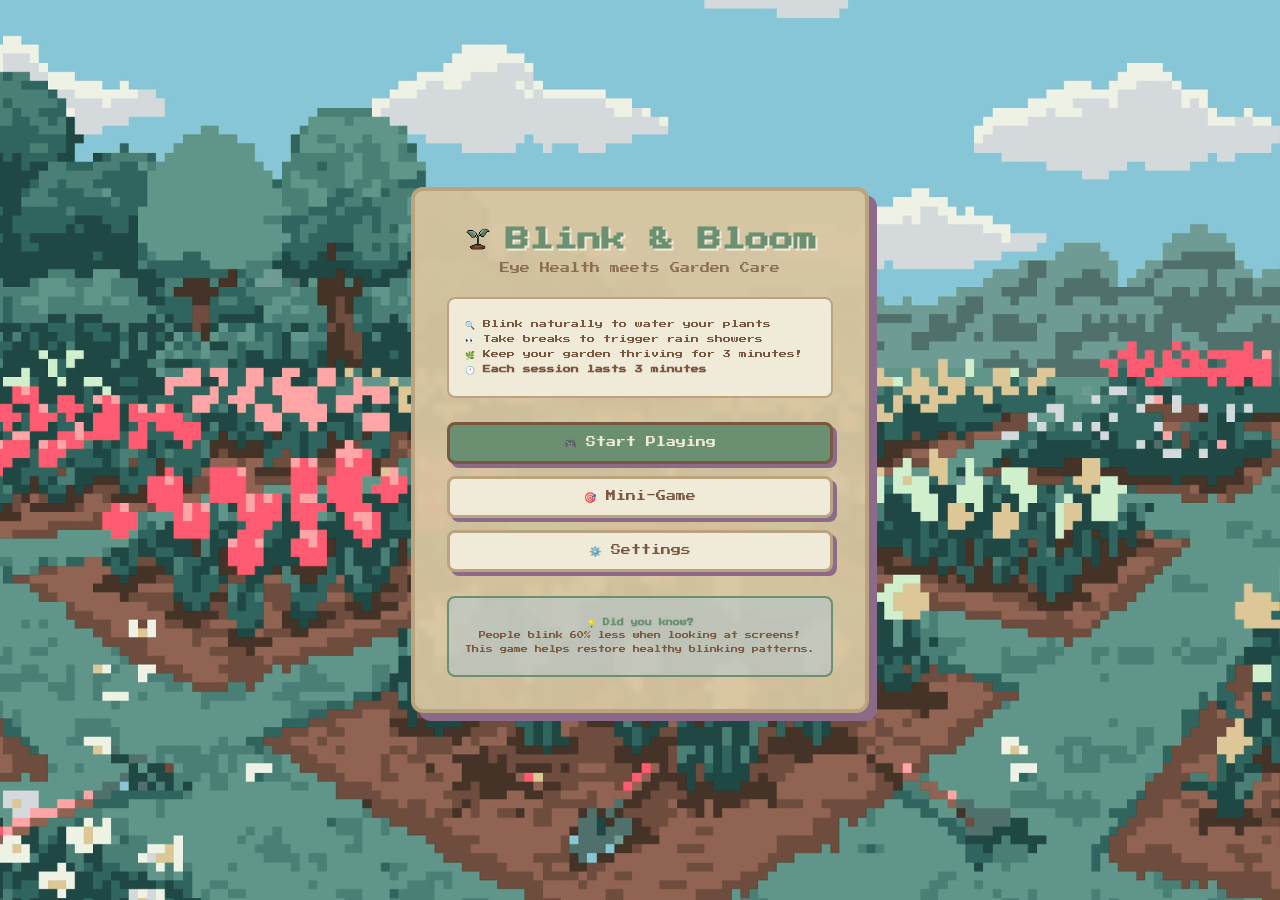
<file: index.html>
<!DOCTYPE html>
<html lang="en">
<head>
    <meta charset="UTF-8">
    <meta name="viewport" content="width=device-width, initial-scale=1.0">
    <title>Blink & B    <!-- Session Summary Modal -->
    <div id="session-summary" class="modal hidden">
        <div class="modal-content">
            <h2>Session Complete! 🌸</h2>
            <div id="summary-stats"></div>
            <div class="modal-buttons">
                <button id="new-session-btn" class="menu-btn primary">🌱 New Session</button>
                <button id="back-to-menu-btn" class="menu-btn">🏠 Main Menu</button>
            </div>
        </div>
    </div>

    <!-- Symphony Results Modal -->
    <div id="symphony-results" class="modal hidden">
        <div class="modal-content">
            <h2>🎵 Symphony Complete! 🎵</h2>
            <div id="symphony-final-stats">
                <div class="symphony-stat">
                    <span class="stat-label">Final Score:</span>
                    <span id="final-score" class="stat-value">0</span>
                </div>
                <div class="symphony-stat">
                    <span class="stat-label">Best Combo:</span>
                    <span id="final-combo" class="stat-value">0</span>
                </div>
                <div class="symphony-stat">
                    <span class="stat-label">Rain Level:</span>
                    <span id="final-rain" class="stat-value">0%</span>
                </div>
                <div class="symphony-rating">
                    <div id="performance-rating">Great Performance!</div>
                </div>
            </div>
            <div class="modal-buttons">
                <button id="symphony-play-again" class="menu-btn primary">🎵 Play Again</button>
                <button id="symphony-back-menu" class="menu-btn">🏠 Main Menu</button>
            </div>
        </div>
    </div>

    <script src="js/audioManager.js"></script>
    <script src="js/blinkDetector.js"></script>
    <script src="js/gazeDetector.js"></script>
    <script src="js/gazeCursor.js"></script>
    <script src="js/gazeDebugPanel.js"></script>
    <script src="js/garden.js"></script>
    <script src="js/game.js"></script>
</body>
</html>oomlands Garden</title>
    <link rel="stylesheet" href="styles.css">
</head>
<body>
    <div id="game-container">
        <!-- Main Menu Screen -->
        <div id="main-menu" class="screen">
            <div class="menu-panel">
                <div class="logo-title">
                    <img src="assets/ui/bloom_logo.png" alt="Blink & Bloom Logo" class="game-logo">
                    <h1>Blink & Bloom</h1>
                </div>
                <p class="subtitle">Eye Health meets Garden Care</p>
                
                <div class="menu-description">
                    <p>🔍 Blink naturally to water your plants</p>
                    <p>👀 Take breaks to trigger rain showers</p>
                    <p>🌿 Keep your garden thriving for 3 minutes!</p>
                    <p><strong>🕐 Each session lasts 3 minutes</strong></p>
                </div>

                <div class="menu-buttons">
                    <button id="start-game-btn" class="menu-btn primary">🎮 Start Playing</button>
                    <button id="mini-game-btn" class="menu-btn">🎯 Mini-Game</button>
                    <button id="settings-btn" class="menu-btn">⚙️ Settings</button>
                </div>

                <div class="health-info">
                    <p><strong>💡 Did you know?</strong></p>
                    <p>People blink 60% less when looking at screens!</p>
                    <p>This game helps restore healthy blinking patterns.</p>
                </div>
            </div>
        </div>

        <!-- Game Screen -->
        <div id="game-screen" class="screen hidden">
            <header id="game-header">
                <div class="header-left">
                    <img src="assets/ui/bloom_logo.png" alt="Logo" class="header-logo">
                    <h1>Blink & Bloom</h1>
                </div>
                <div class="header-stats">
                    <span id="blink-counter">Blinks: 0</span>
                    <div id="day-clock" title="Time Remaining">
                        <div class="sun-icon">☀️</div>
                        <div class="clock-progress">
                            <div id="clock-fill"></div>
                        </div>
                        <span id="session-timer">3:00</span>
                    </div>
                    <span id="plant-health">
                        <div class="flower-progress" data-progress="100" title="Garden Health"></div>
                        Garden: 100%
                    </span>
                </div>
                <div class="header-right">
                    <button id="menu-btn" class="small-btn">📋 Menu</button>
                </div>
            </header>

            <div id="main-game-area">
                <div id="garden-container">
                    <div id="garden-grid">
                        <!-- Plants will be generated here -->
                    </div>
                    
                    <!-- Camera overlay in bottom-right corner of garden -->
                    <div id="camera-container">
                        <video id="camera-feed" autoplay muted></video>
                        <canvas id="detection-canvas"></canvas>
                        <canvas id="gaze-canvas"></canvas>
                        <div id="blink-indicator" class="blink-flash"></div>
                    </div>
                    
                    <!-- Blink Detection Debug Info - Always visible -->
                    <div id="blink-debug-info" class="debug-panel">
                        <h4>👁️ Blink Detection</h4>
                        <div id="blink-debug-content">
                            <div>Status: Initializing...</div>
                        </div>
                    </div>
                </div>

                <div id="game-sidebar">
                    <div id="controls-panel">
                        <h3>🎮 Controls</h3>
                        <button id="start-btn">🌱 Start Garden</button>
                        <button id="pause-btn" disabled>⏸️ Pause</button>
                        <button id="look-away-btn">👀 Look Away Break</button>
                        <!-- Gaze detection is now automatic when game starts -->
                    </div>

                    <div id="info-panel">
                        <h3>📊 Session Info</h3>
                        <div id="mini-stats">
                            <div class="stat-item">
                                <span class="stat-label">🌱 Plants:</span>
                                <span id="plant-count">0/9</span>
                            </div>
                            <div class="stat-item">
                                <span class="stat-label">💧 Blink Rate:</span>
                                <span id="blink-rate">0/min</span>
                            </div>
                            <div class="stat-item">
                                <span class="stat-label">☔ Breaks:</span>
                                <span id="break-count">0</span>
                            </div>
                        </div>
                    </div>

                    <div id="daily-quests-panel">
                        <h3>📋 Daily Quests</h3>
                        <div id="quest-list">
                            <div class="quest-item">
                                <span class="quest-icon">🌱</span>
                                <span class="quest-text">Grow 5 plants</span>
                                <span class="quest-progress">0/5</span>
                            </div>
                            <div class="quest-item">
                                <span class="quest-icon">🌸</span>
                                <span class="quest-text">Bloom 3 flowers</span>
                                <span class="quest-progress">0/3</span>
                            </div>
                            <div class="quest-item">
                                <span class="quest-icon">💚</span>
                                <span class="quest-text">Maintain 80% garden health</span>
                                <span class="quest-progress">0/80</span>
                            </div>
                            <div class="quest-item">
                                <span class="quest-icon">🧭</span>
                                <span class="quest-text">Complete 3 wind exercises</span>
                                <span class="quest-progress">0/3</span>
                            </div>
                        </div>
                    </div>

                    <div id="garden-status-panel">
                        <h3>🌿 Garden Status</h3>
                        <div id="garden-status-text">
                            Your garden is getting started...
                        </div>
                    </div>

                    <div id="tips-panel">
                        <h3>💡 Tips</h3>
                        <div id="current-tip">
                            Blink naturally to water your plants! 
                        </div>
                    </div>
                </div>
            </div>
        </div>

        <!-- Mini-Game Screen -->
        <div id="mini-game-screen" class="screen hidden">
            <div id="mini-game-container">
                <!-- Mini-game content will be loaded here -->
            </div>
        </div>

        <!-- Session Summary Modal -->
        <div id="session-summary" class="modal hidden">
            <div class="modal-content">
                <h2>Session Complete! 🌸</h2>
                <div id="summary-stats"></div>
                <div class="modal-buttons">
                    <button id="new-session-btn" class="menu-btn primary">New Session</button>
                    <button id="back-to-menu-btn" class="menu-btn">Main Menu</button>
                </div>
            </div>
        </div>

        <!-- Debug/Settings panels (initially hidden) -->
        <div id="debug-panels" class="hidden">
            <button id="close-settings-btn" class="close-button">✖️ Close</button>
            <button id="calibrate-gaze-btn">🎯 Calibrate</button>
            <button id="gaze-debug-btn">🔧 Debug</button>
            
            <div id="camera-controls">
                <h4>📷 Camera Settings</h4>
                <div>
                    <label for="camera-select">Select Camera:</label>
                    <select id="camera-select">
                        <option value="">Default Camera</option>
                    </select>
                    <button id="refresh-cameras-btn">🔄 Refresh</button>
                    <button id="camera-diagnostics-btn">🔬 Diagnostics</button>
                </div>
                <div id="camera-status">Camera not initialized</div>
                <div id="camera-diagnostics"></div>
            </div>

            <div id="gaze-info">
                <h4>👁️ Gaze Detection</h4>
                <div>Status: Disabled</div>
                <div id="gaze-debug"></div>
            </div>
        </div>
    </div>

    <!-- Load MediaPipe for blink detection -->
    <script src="js/audioManager.js"></script>
    <script src="js/cameraUtils.js"></script>
    <script src="js/blinkDetector.js"></script>
    <script src="js/gazeDetector.js"></script>
    <script src="js/gazeCursor.js"></script>
    <script src="js/gazeDebugPanel.js"></script>
    <script src="js/garden.js"></script>
    <script src="js/game.js"></script>
</body>
</html>
</file>
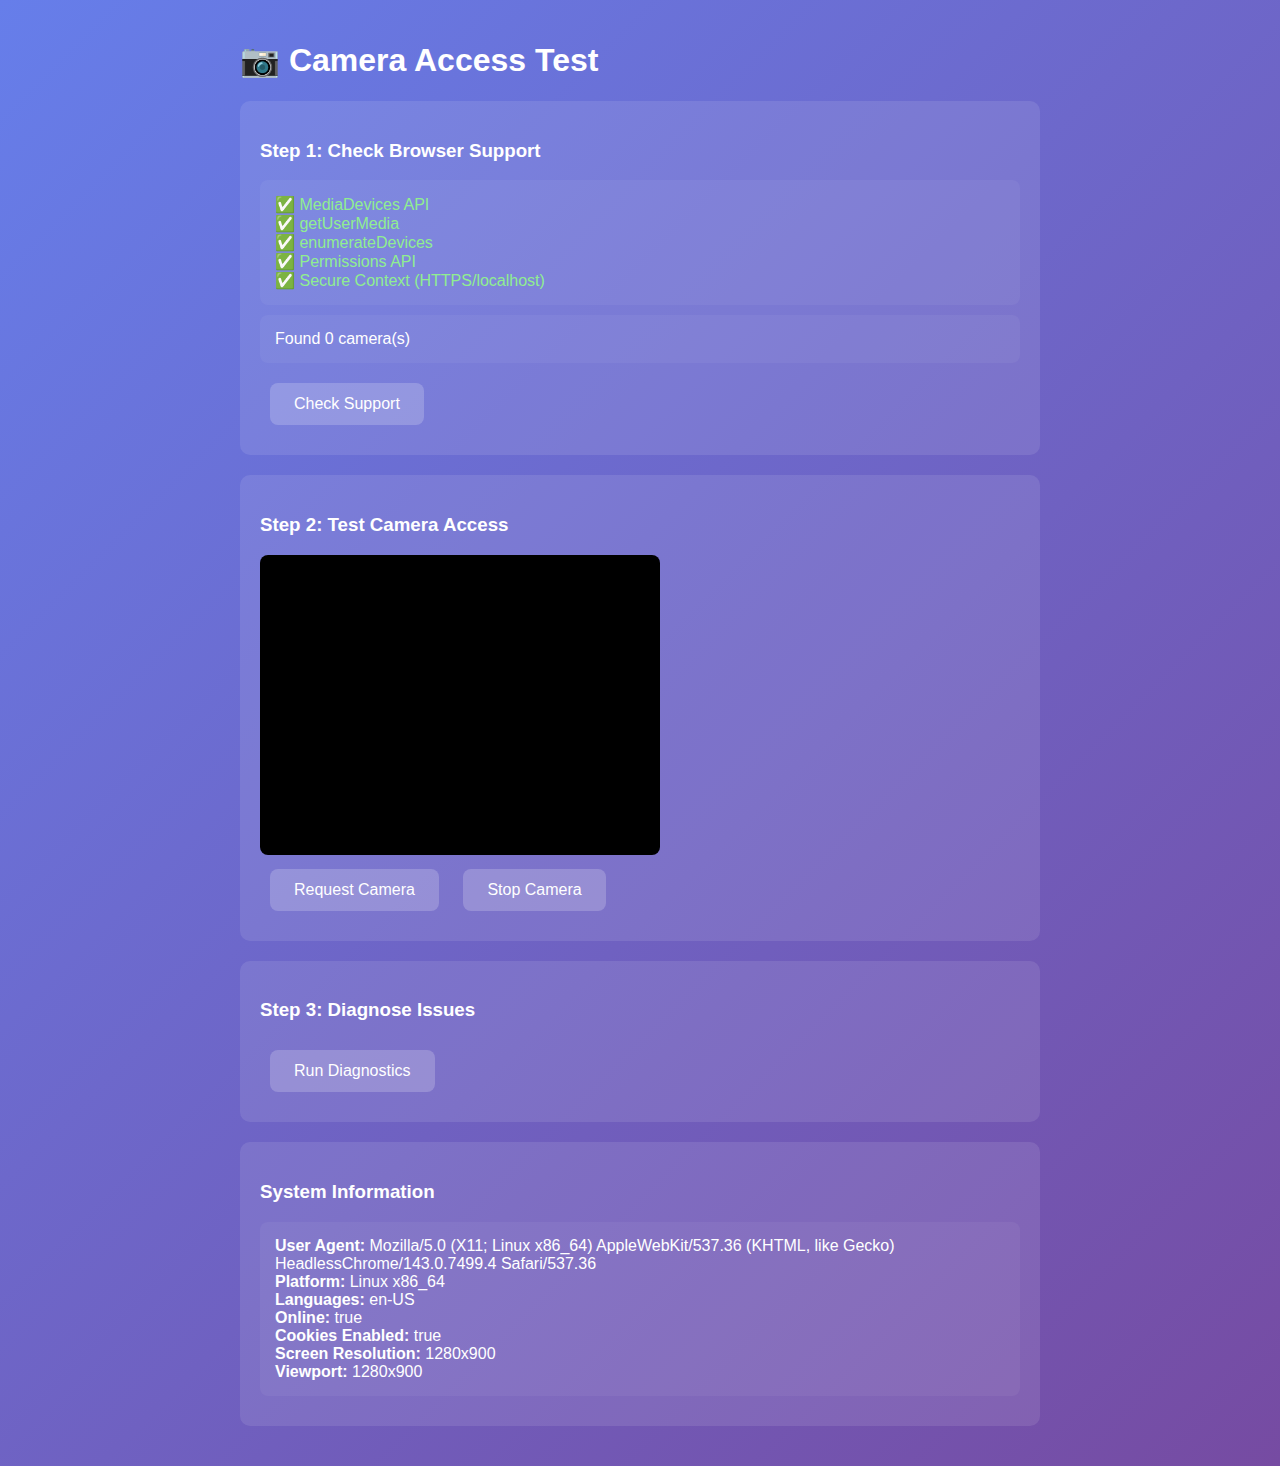
<file: camera_test.html>
<!DOCTYPE html>
<html lang="en">
<head>
    <meta charset="UTF-8">
    <meta name="viewport" content="width=device-width, initial-scale=1.0">
    <title>Camera Test - Blink & Bloom</title>
    <style>
        body {
            font-family: Arial, sans-serif;
            background: linear-gradient(135deg, #667eea 0%, #764ba2 100%);
            margin: 0;
            padding: 20px;
            color: white;
        }
        
        .container {
            max-width: 800px;
            margin: 0 auto;
        }
        
        .test-section {
            background: rgba(255, 255, 255, 0.1);
            border-radius: 10px;
            padding: 20px;
            margin: 20px 0;
        }
        
        video {
            width: 100%;
            max-width: 400px;
            height: 300px;
            background: #000;
            border-radius: 8px;
        }
        
        button {
            padding: 12px 24px;
            font-size: 16px;
            border: none;
            border-radius: 8px;
            background: rgba(255, 255, 255, 0.2);
            color: white;
            cursor: pointer;
            margin: 10px;
        }
        
        button:hover {
            background: rgba(255, 255, 255, 0.3);
        }
        
        .status {
            padding: 10px;
            margin: 10px 0;
            border-radius: 5px;
            font-weight: bold;
        }
        
        .success { background: rgba(0, 255, 0, 0.2); }
        .error { background: rgba(255, 0, 0, 0.2); }
        .warning { background: rgba(255, 165, 0, 0.2); }
        
        .info {
            background: rgba(255, 255, 255, 0.05);
            padding: 15px;
            border-radius: 8px;
            margin: 10px 0;
        }
        
        pre {
            background: rgba(0, 0, 0, 0.3);
            padding: 10px;
            border-radius: 5px;
            overflow-x: auto;
            font-size: 12px;
        }
    </style>
</head>
<body>
    <div class="container">
        <h1>📷 Camera Access Test</h1>
        
        <div class="test-section">
            <h3>Step 1: Check Browser Support</h3>
            <div id="browser-support"></div>
            <button onclick="checkBrowserSupport()">Check Support</button>
        </div>
        
        <div class="test-section">
            <h3>Step 2: Test Camera Access</h3>
            <video id="video" autoplay muted playsinline></video>
            <div>
                <button onclick="requestCamera()">Request Camera</button>
                <button onclick="stopCamera()">Stop Camera</button>
            </div>
            <div id="camera-status"></div>
        </div>
        
        <div class="test-section">
            <h3>Step 3: Diagnose Issues</h3>
            <div id="diagnostics"></div>
            <button onclick="runDiagnostics()">Run Diagnostics</button>
        </div>
        
        <div class="test-section">
            <h3>System Information</h3>
            <div id="system-info"></div>
        </div>
    </div>

    <script src="js/cameraUtils.js"></script>
    <script>
        let currentStream = null;
        
        async function checkBrowserSupport() {
            const support = document.getElementById('browser-support');
            
            const checks = {
                'MediaDevices API': !!navigator.mediaDevices,
                'getUserMedia': !!navigator.mediaDevices?.getUserMedia,
                'enumerateDevices': !!navigator.mediaDevices?.enumerateDevices,
                'Permissions API': !!navigator.permissions,
                'Secure Context (HTTPS/localhost)': window.isSecureContext
            };
            
            let html = '<div class="info">';
            Object.entries(checks).forEach(([feature, supported]) => {
                const status = supported ? '✅' : '❌';
                const color = supported ? 'lightgreen' : 'lightcoral';
                html += `<div>${status} <span style="color: ${color}">${feature}</span></div>`;
            });
            html += '</div>';
            
            // Try to get available cameras
            try {
                if (navigator.mediaDevices?.enumerateDevices) {
                    const devices = await navigator.mediaDevices.enumerateDevices();
                    const cameras = devices.filter(device => device.kind === 'videoinput');
                    html += `<div class="info">Found ${cameras.length} camera(s)</div>`;
                    
                    if (cameras.length > 0) {
                        html += '<pre>' + JSON.stringify(cameras, null, 2) + '</pre>';
                    }
                }
            } catch (error) {
                html += `<div class="error">Error enumerating devices: ${error.message}</div>`;
            }
            
            support.innerHTML = html;
        }
        
        async function requestCamera() {
            const status = document.getElementById('camera-status');
            const video = document.getElementById('video');
            
            try {
                status.innerHTML = '<div class="warning">Requesting camera access...</div>';
                
                // Stop any existing stream
                if (currentStream) {
                    currentStream.getTracks().forEach(track => track.stop());
                }
                
                // Request camera with progressive fallback
                const constraints = [
                    {
                        video: {
                            width: { ideal: 640, min: 320 },
                            height: { ideal: 480, min: 240 },
                            facingMode: 'user',
                            frameRate: { ideal: 30, min: 15 }
                        }
                    },
                    {
                        video: {
                            width: 320,
                            height: 240
                        }
                    },
                    {
                        video: true
                    }
                ];
                
                let stream = null;
                let lastError = null;
                
                for (let i = 0; i < constraints.length; i++) {
                    try {
                        console.log(`Trying constraint set ${i + 1}:`, constraints[i]);
                        status.innerHTML = `<div class="warning">Trying configuration ${i + 1}/${constraints.length}...</div>`;
                        
                        stream = await Promise.race([
                            navigator.mediaDevices.getUserMedia(constraints[i]),
                            new Promise((_, reject) => 
                                setTimeout(() => reject(new Error('Timeout after 10 seconds')), 10000)
                            )
                        ]);
                        
                        break; // Success!
                        
                    } catch (error) {
                        console.warn(`Configuration ${i + 1} failed:`, error);
                        lastError = error;
                        
                        if (error.name === 'NotAllowedError') {
                            throw error; // Don't retry permission errors
                        }
                    }
                }
                
                if (!stream) {
                    throw lastError || new Error('All camera configurations failed');
                }
                
                // Set up video stream
                video.srcObject = stream;
                currentStream = stream;
                
                // Wait for video to load
                await new Promise((resolve, reject) => {
                    const timeout = setTimeout(() => reject(new Error('Video load timeout')), 5000);
                    
                    video.onloadedmetadata = () => {
                        clearTimeout(timeout);
                        resolve();
                    };
                    
                    video.onerror = (error) => {
                        clearTimeout(timeout);
                        reject(error);
                    };
                });
                
                // Get stream info
                const videoTrack = stream.getVideoTracks()[0];
                const settings = videoTrack.getSettings();
                
                status.innerHTML = `
                    <div class="success">✅ Camera access successful!</div>
                    <div class="info">
                        <div>Resolution: ${settings.width}x${settings.height}</div>
                        <div>Frame Rate: ${settings.frameRate} fps</div>
                        <div>Device: ${videoTrack.label || 'Unknown'}</div>
                    </div>
                `;
                
            } catch (error) {
                console.error('Camera access failed:', error);
                
                let errorMsg = `❌ Camera access failed: ${error.message}`;
                let solutions = [];
                
                switch (error.name) {
                    case 'NotAllowedError':
                        solutions.push('Click the camera icon in your browser\'s address bar and allow camera access');
                        solutions.push('Check if another application is using the camera');
                        break;
                    case 'NotFoundError':
                        solutions.push('Make sure a camera is connected to your device');
                        break;
                    case 'NotReadableError':
                        solutions.push('Close other applications that might be using the camera');
                        solutions.push('Try refreshing the page');
                        break;
                    case 'OverconstrainedError':
                        solutions.push('Your camera doesn\'t support the requested resolution');
                        break;
                    case 'SecurityError':
                        solutions.push('Try using HTTPS or localhost');
                        break;
                    default:
                        solutions.push('Try refreshing the page');
                        solutions.push('Try a different browser');
                        break;
                }
                
                let html = `<div class="error">${errorMsg}</div>`;
                if (solutions.length > 0) {
                    html += '<div class="info"><strong>Try these solutions:</strong><ul>';
                    solutions.forEach(solution => {
                        html += `<li>${solution}</li>`;
                    });
                    html += '</ul></div>';
                }
                
                status.innerHTML = html;
            }
        }
        
        function stopCamera() {
            const status = document.getElementById('camera-status');
            const video = document.getElementById('video');
            
            if (currentStream) {
                currentStream.getTracks().forEach(track => track.stop());
                currentStream = null;
                video.srcObject = null;
                status.innerHTML = '<div class="warning">Camera stopped</div>';
            } else {
                status.innerHTML = '<div class="warning">No active camera stream</div>';
            }
        }
        
        async function runDiagnostics() {
            const diagnostics = document.getElementById('diagnostics');
            let html = '<div class="info"><strong>Diagnostic Results:</strong></div>';
            
            // Check protocol
            html += `<div>Protocol: ${location.protocol}</div>`;
            html += `<div>Hostname: ${location.hostname}</div>`;
            html += `<div>Secure Context: ${window.isSecureContext ? '✅' : '❌'}</div>`;
            
            // Check permissions
            try {
                if (navigator.permissions) {
                    const result = await navigator.permissions.query({name: 'camera'});
                    html += `<div>Camera Permission: ${result.state}</div>`;
                }
            } catch (error) {
                html += `<div>Camera Permission: Unknown (${error.message})</div>`;
            }
            
            // Check for common issues
            const issues = [];
            
            if (location.protocol !== 'https:' && !['localhost', '127.0.0.1'].includes(location.hostname)) {
                issues.push('Not using HTTPS or localhost');
            }
            
            if (!navigator.mediaDevices) {
                issues.push('MediaDevices API not available');
            }
            
            if (issues.length > 0) {
                html += '<div class="error"><strong>Issues found:</strong><ul>';
                issues.forEach(issue => {
                    html += `<li>${issue}</li>`;
                });
                html += '</ul></div>';
            } else {
                html += '<div class="success">No obvious issues found</div>';
            }
            
            diagnostics.innerHTML = html;
        }
        
        function showSystemInfo() {
            const info = document.getElementById('system-info');
            
            const systemInfo = {
                'User Agent': navigator.userAgent,
                'Platform': navigator.platform,
                'Languages': navigator.languages.join(', '),
                'Online': navigator.onLine,
                'Cookies Enabled': navigator.cookieEnabled,
                'Screen Resolution': `${screen.width}x${screen.height}`,
                'Viewport': `${window.innerWidth}x${window.innerHeight}`
            };
            
            let html = '<div class="info">';
            Object.entries(systemInfo).forEach(([key, value]) => {
                html += `<div><strong>${key}:</strong> ${value}</div>`;
            });
            html += '</div>';
            
            info.innerHTML = html;
        }
        
        // Initialize on page load
        document.addEventListener('DOMContentLoaded', () => {
            showSystemInfo();
            checkBrowserSupport();
        });
    </script>
</body>
</html>
</file>
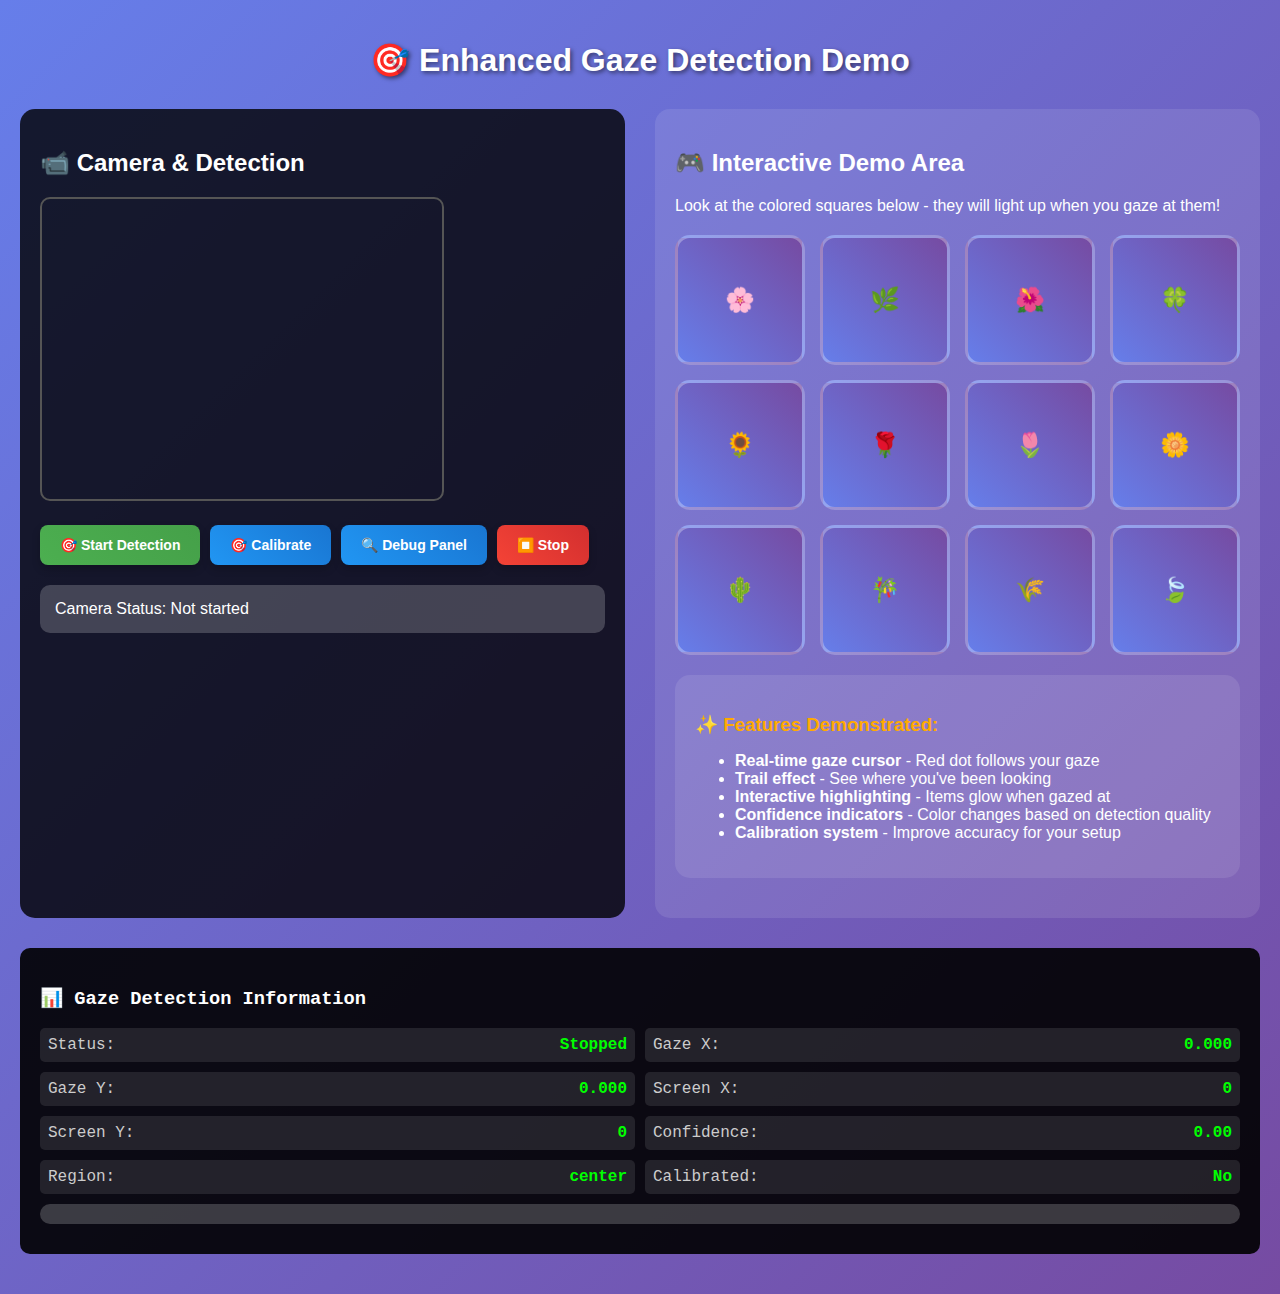
<file: enhanced_gaze_demo.html>
<!DOCTYPE html>
<html lang="en">
<head>
    <meta charset="UTF-8">
    <meta name="viewport" content="width=device-width, initial-scale=1.0">
    <title>Enhanced Gaze Detection Demo - Blink & Bloom</title>
    <style>
        body {
            font-family: Arial, sans-serif;
            background: linear-gradient(135deg, #667eea 0%, #764ba2 100%);
            margin: 0;
            padding: 20px;
            color: white;
            min-height: 100vh;
        }
        
        .container {
            max-width: 1400px;
            margin: 0 auto;
        }
        
        h1 {
            text-align: center;
            margin-bottom: 30px;
            text-shadow: 2px 2px 4px rgba(0,0,0,0.5);
        }
        
        .demo-section {
            display: grid;
            grid-template-columns: 1fr 1fr;
            gap: 30px;
            margin-bottom: 30px;
        }
        
        .camera-section {
            background: rgba(0, 0, 0, 0.8);
            border-radius: 15px;
            padding: 20px;
        }
        
        .demo-area {
            background: rgba(255, 255, 255, 0.1);
            border-radius: 15px;
            padding: 20px;
            min-height: 400px;
        }
        
        #camera-feed {
            width: 100%;
            max-width: 400px;
            height: 300px;
            object-fit: cover;
            border-radius: 10px;
            border: 2px solid #555;
        }
        
        #gaze-canvas {
            position: absolute;
            top: 20px;
            left: 20px;
            width: 100%;
            max-width: 400px;
            height: 300px;
            pointer-events: none;
            border-radius: 10px;
        }
        
        .controls {
            display: flex;
            flex-wrap: wrap;
            gap: 10px;
            margin: 20px 0;
        }
        
        .btn {
            background: linear-gradient(45deg, #4CAF50, #45a049);
            color: white;
            border: none;
            padding: 12px 20px;
            border-radius: 8px;
            cursor: pointer;
            font-size: 14px;
            font-weight: bold;
            transition: all 0.3s ease;
            box-shadow: 0 4px 8px rgba(0,0,0,0.2);
        }
        
        .btn:hover {
            transform: translateY(-2px);
            box-shadow: 0 6px 12px rgba(0,0,0,0.3);
        }
        
        .btn.secondary {
            background: linear-gradient(45deg, #2196F3, #1976D2);
        }
        
        .btn.danger {
            background: linear-gradient(45deg, #f44336, #d32f2f);
        }
        
        .status {
            background: rgba(255, 255, 255, 0.2);
            padding: 15px;
            border-radius: 10px;
            margin: 10px 0;
        }
        
        .interactive-grid {
            display: grid;
            grid-template-columns: repeat(4, 1fr);
            gap: 15px;
            margin: 20px 0;
        }
        
        .interactive-item {
            aspect-ratio: 1;
            background: linear-gradient(45deg, #667eea, #764ba2);
            border: 3px solid rgba(255, 255, 255, 0.3);
            border-radius: 15px;
            display: flex;
            align-items: center;
            justify-content: center;
            font-size: 24px;
            transition: all 0.3s ease;
            cursor: pointer;
            position: relative;
            overflow: hidden;
        }
        
        .interactive-item:hover {
            transform: scale(1.05);
            border-color: #ffaa00;
        }
        
        .interactive-item.gaze-highlight {
            background: linear-gradient(45deg, #ffff00, #ffa500) !important;
            border-color: #ffff00 !important;
            box-shadow: 0 0 25px rgba(255, 255, 0, 0.6) !important;
            transform: scale(1.1) !important;
        }
        
        .interactive-item.gaze-targeted {
            background: linear-gradient(45deg, #44ff44, #00aa00) !important;
            border-color: #44ff44 !important;
            box-shadow: 0 0 35px rgba(68, 255, 68, 0.8) !important;
            transform: scale(1.15) !important;
            animation: targetPulse 1s ease-in-out infinite !important;
        }
        
        @keyframes targetPulse {
            0%, 100% { 
                box-shadow: 0 0 35px rgba(68, 255, 68, 0.8);
            }
            50% { 
                box-shadow: 0 0 50px rgba(68, 255, 68, 1);
            }
        }
        
        .info-panel {
            background: rgba(0, 0, 0, 0.9);
            border-radius: 10px;
            padding: 20px;
            margin: 20px 0;
            font-family: 'Courier New', monospace;
        }
        
        .info-grid {
            display: grid;
            grid-template-columns: repeat(2, 1fr);
            gap: 10px;
            margin: 10px 0;
        }
        
        .info-item {
            display: flex;
            justify-content: space-between;
            padding: 8px;
            background: rgba(255, 255, 255, 0.1);
            border-radius: 5px;
        }
        
        .info-item label {
            color: #ccc;
        }
        
        .info-item span {
            color: #00ff00;
            font-weight: bold;
        }
        
        .feature-showcase {
            background: rgba(255, 255, 255, 0.1);
            border-radius: 15px;
            padding: 20px;
            margin: 20px 0;
        }
        
        .feature-showcase h3 {
            color: #ffaa00;
            margin-bottom: 15px;
        }
        
        .confidence-bar {
            width: 100%;
            height: 20px;
            background: rgba(255, 255, 255, 0.2);
            border-radius: 10px;
            overflow: hidden;
            margin: 10px 0;
        }
        
        .confidence-fill {
            height: 100%;
            background: linear-gradient(90deg, #ff4444, #ffaa00, #44ff44);
            transition: width 0.3s ease;
            width: 0%;
        }
        
        .gaze-trail {
            position: fixed;
            width: 8px;
            height: 8px;
            background: rgba(255, 68, 68, 0.6);
            border-radius: 50%;
            pointer-events: none;
            z-index: 9998;
            transition: opacity 0.5s ease-out;
        }
    </style>
</head>
<body>
    <div class="container">
        <h1>🎯 Enhanced Gaze Detection Demo</h1>
        
        <div class="demo-section">
            <!-- Camera Section -->
            <div class="camera-section">
                <h2>📹 Camera & Detection</h2>
                <div style="position: relative;">
                    <video id="camera-feed" autoplay muted playsinline></video>
                    <canvas id="gaze-canvas"></canvas>
                </div>
                
                <div class="controls">
                    <button class="btn" id="start-btn">🎯 Start Detection</button>
                    <button class="btn secondary" id="calibrate-btn">🎯 Calibrate</button>
                    <button class="btn secondary" id="debug-btn">🔍 Debug Panel</button>
                    <button class="btn danger" id="stop-btn">⏹️ Stop</button>
                </div>
                
                <div class="status" id="camera-status">
                    Camera Status: Not started
                </div>
            </div>
            
            <!-- Interactive Demo Area -->
            <div class="demo-area">
                <h2>🎮 Interactive Demo Area</h2>
                <p>Look at the colored squares below - they will light up when you gaze at them!</p>
                
                <div class="interactive-grid" id="demo-grid">
                    <div class="interactive-item" data-id="0">🌸</div>
                    <div class="interactive-item" data-id="1">🌿</div>
                    <div class="interactive-item" data-id="2">🌺</div>
                    <div class="interactive-item" data-id="3">🍀</div>
                    <div class="interactive-item" data-id="4">🌻</div>
                    <div class="interactive-item" data-id="5">🌹</div>
                    <div class="interactive-item" data-id="6">🌷</div>
                    <div class="interactive-item" data-id="7">🌼</div>
                    <div class="interactive-item" data-id="8">🌵</div>
                    <div class="interactive-item" data-id="9">🎋</div>
                    <div class="interactive-item" data-id="10">🌾</div>
                    <div class="interactive-item" data-id="11">🍃</div>
                </div>
                
                <div class="feature-showcase">
                    <h3>✨ Features Demonstrated:</h3>
                    <ul>
                        <li><strong>Real-time gaze cursor</strong> - Red dot follows your gaze</li>
                        <li><strong>Trail effect</strong> - See where you've been looking</li>
                        <li><strong>Interactive highlighting</strong> - Items glow when gazed at</li>
                        <li><strong>Confidence indicators</strong> - Color changes based on detection quality</li>
                        <li><strong>Calibration system</strong> - Improve accuracy for your setup</li>
                    </ul>
                </div>
            </div>
        </div>
        
        <!-- Information Panel -->
        <div class="info-panel">
            <h3>📊 Gaze Detection Information</h3>
            <div class="info-grid" id="gaze-info">
                <div class="info-item">
                    <label>Status:</label>
                    <span id="detection-status">Stopped</span>
                </div>
                <div class="info-item">
                    <label>Gaze X:</label>
                    <span id="gaze-x">0.000</span>
                </div>
                <div class="info-item">
                    <label>Gaze Y:</label>
                    <span id="gaze-y">0.000</span>
                </div>
                <div class="info-item">
                    <label>Screen X:</label>
                    <span id="screen-x">0</span>
                </div>
                <div class="info-item">
                    <label>Screen Y:</label>
                    <span id="screen-y">0</span>
                </div>
                <div class="info-item">
                    <label>Confidence:</label>
                    <span id="confidence">0.00</span>
                </div>
                <div class="info-item">
                    <label>Region:</label>
                    <span id="gaze-region">center</span>
                </div>
                <div class="info-item">
                    <label>Calibrated:</label>
                    <span id="calibration-status">No</span>
                </div>
            </div>
            
            <div class="confidence-bar">
                <div class="confidence-fill" id="confidence-bar"></div>
            </div>
        </div>
    </div>

    <!-- Scripts -->
    <script src="js/gazeDetector.js"></script>
    <script src="js/gazeCursor.js"></script>
    <script src="js/gazeDebugPanel.js"></script>
    
    <script>
        class EnhancedGazeDemo {
            constructor() {
                this.gazeDetector = new GazeDetector();
                this.gazeCursor = new GazeCursor();
                this.debugPanel = null;
                this.isRunning = false;
                this.interactionHistory = new Set();
                
                this.setupEventListeners();
                this.setupGazeCallbacks();
                console.log('🎯 Enhanced Gaze Demo initialized');
            }
            
            setupEventListeners() {
                document.getElementById('start-btn').addEventListener('click', () => this.startDemo());
                document.getElementById('stop-btn').addEventListener('click', () => this.stopDemo());
                document.getElementById('calibrate-btn').addEventListener('click', () => this.startCalibration());
                document.getElementById('debug-btn').addEventListener('click', () => this.toggleDebug());
            }
            
            setupGazeCallbacks() {
                this.gazeDetector.onGazeDetected = (gaze, details) => {
                    this.handleGazeDetection(gaze, details);
                };
                
                this.gazeDetector.onError = (error) => {
                    console.error('Gaze detection error:', error);
                    this.updateStatus('Error: ' + error);
                };
            }
            
            async startDemo() {
                try {
                    this.updateStatus('Initializing...');
                    
                    // Initialize gaze detector
                    if (!this.gazeDetector.isInitialized) {
                        const initialized = await this.gazeDetector.initialize();
                        if (!initialized) {
                            throw new Error('Failed to initialize gaze detection');
                        }
                    }
                    
                    // Start camera
                    const video = document.getElementById('camera-feed');
                    const canvas = document.getElementById('gaze-canvas');
                    
                    const stream = await navigator.mediaDevices.getUserMedia({ 
                        video: { 
                            width: { ideal: 640 },
                            height: { ideal: 480 }
                        } 
                    });
                    
                    video.srcObject = stream;
                    await new Promise(resolve => video.addEventListener('loadedmetadata', resolve));
                    
                    // Setup gaze detector
                    this.gazeDetector.setupCamera(video, canvas);
                    
                    // Start detection
                    this.gazeDetector.startDetection();
                    this.isRunning = true;
                    
                    this.updateStatus('Running');
                    document.getElementById('detection-status').textContent = 'Active';
                    
                    // Initialize debug panel
                    if (!this.debugPanel) {
                        this.debugPanel = new GazeDebugPanel(this.gazeDetector);
                        window.gazeDebugPanel = this.debugPanel;
                    }
                    
                    console.log('✅ Enhanced gaze demo started successfully');
                    
                } catch (error) {
                    console.error('Failed to start demo:', error);
                    this.updateStatus('Failed to start: ' + error.message);
                }
            }
            
            stopDemo() {
                if (this.gazeDetector) {
                    this.gazeDetector.stopDetection();
                }
                
                this.gazeCursor.hide();
                this.isRunning = false;
                
                // Stop camera
                const video = document.getElementById('camera-feed');
                if (video.srcObject) {
                    video.srcObject.getTracks().forEach(track => track.stop());
                    video.srcObject = null;
                }
                
                this.updateStatus('Stopped');
                document.getElementById('detection-status').textContent = 'Stopped';
                
                // Clear all highlights
                document.querySelectorAll('.interactive-item').forEach(item => {
                    item.classList.remove('gaze-highlight', 'gaze-targeted');
                });
                
                console.log('⏹️ Enhanced gaze demo stopped');
            }
            
            startCalibration() {
                if (this.gazeDetector && this.gazeDetector.startCalibration) {
                    this.gazeDetector.startCalibration();
                } else {
                    alert('Please start detection first');
                }
            }
            
            toggleDebug() {
                if (!this.debugPanel) {
                    this.debugPanel = new GazeDebugPanel(this.gazeDetector);
                    window.gazeDebugPanel = this.debugPanel;
                }
                
                this.debugPanel.toggle();
            }
            
            handleGazeDetection(gaze, details) {
                if (!this.isRunning) return;
                
                // Convert to screen coordinates
                const screenCoords = this.gazeDetector.gazeToScreenCoordinates(gaze);
                
                // Update gaze cursor
                this.gazeCursor.updatePosition({
                    ...gaze,
                    confidence: details.confidence || 0.5
                }, screenCoords);
                
                // Update info panel
                this.updateGazeInfo(gaze, details, screenCoords);
                
                // Handle interactive elements
                this.handleInteractiveElements(screenCoords, details.confidence || 0.5);
            }
            
            updateGazeInfo(gaze, details, screenCoords) {
                document.getElementById('gaze-x').textContent = gaze.x.toFixed(3);
                document.getElementById('gaze-y').textContent = gaze.y.toFixed(3);
                document.getElementById('screen-x').textContent = Math.round(screenCoords.x);
                document.getElementById('screen-y').textContent = Math.round(screenCoords.y);
                document.getElementById('confidence').textContent = (details.confidence || 0).toFixed(2);
                document.getElementById('gaze-region').textContent = this.gazeDetector.getGazeRegion();
                document.getElementById('calibration-status').textContent = 
                    this.gazeDetector.screenCalibration?.isCalibrated ? 'Yes' : 'No';
                
                // Update confidence bar
                const confidenceBar = document.getElementById('confidence-bar');
                const confidence = (details.confidence || 0) * 100;
                confidenceBar.style.width = confidence + '%';
            }
            
            handleInteractiveElements(screenCoords, confidence) {
                if (confidence < 0.4) return; // Skip low confidence detections
                
                // Clear previous highlights
                document.querySelectorAll('.interactive-item.gaze-highlight').forEach(item => {
                    item.classList.remove('gaze-highlight');
                });
                
                // Find element at gaze position
                const element = document.elementFromPoint(screenCoords.x, screenCoords.y);
                if (element && element.classList.contains('interactive-item')) {
                    element.classList.add('gaze-highlight');
                    
                    // Add targeted effect for high confidence
                    if (confidence > 0.7) {
                        const itemId = element.dataset.id;
                        if (!this.interactionHistory.has(itemId)) {
                            element.classList.add('gaze-targeted');
                            this.gazeCursor.showInteraction(element);
                            this.interactionHistory.add(itemId);
                            
                            // Create sparkle effect
                            this.createSparkleEffect(element);
                            
                            // Remove targeted class after delay
                            setTimeout(() => {
                                element.classList.remove('gaze-targeted');
                                this.interactionHistory.delete(itemId);
                            }, 2000);
                        }
                    }
                }
            }
            
            createSparkleEffect(element) {
                const rect = element.getBoundingClientRect();
                const sparkleCount = 6;
                
                for (let i = 0; i < sparkleCount; i++) {
                    const sparkle = document.createElement('div');
                    sparkle.style.position = 'absolute';
                    sparkle.style.left = (rect.left + Math.random() * rect.width) + 'px';
                    sparkle.style.top = (rect.top + Math.random() * rect.height) + 'px';
                    sparkle.style.width = '8px';
                    sparkle.style.height = '8px';
                    sparkle.style.background = '#ffff00';
                    sparkle.style.borderRadius = '50%';
                    sparkle.style.pointerEvents = 'none';
                    sparkle.style.zIndex = '10000';
                    sparkle.style.animation = 'sparkle 1.2s ease-out forwards';
                    
                    document.body.appendChild(sparkle);
                    
                    setTimeout(() => {
                        if (sparkle.parentNode) {
                            sparkle.remove();
                        }
                    }, 1200);
                }
            }
            
            updateStatus(message) {
                document.getElementById('camera-status').textContent = 'Camera Status: ' + message;
            }
        }
        
        // Initialize demo when page loads
        let gazeDemo;
        window.addEventListener('load', () => {
            gazeDemo = new EnhancedGazeDemo();
        });
        
        // Add sparkle animation CSS
        const style = document.createElement('style');
        style.textContent = `
            @keyframes sparkle {
                0% { transform: scale(0) rotate(0deg); opacity: 1; }
                50% { transform: scale(1.5) rotate(180deg); opacity: 0.8; }
                100% { transform: scale(0) rotate(360deg); opacity: 0; }
            }
        `;
        document.head.appendChild(style);
    </script>
</body>
</html>
</file>
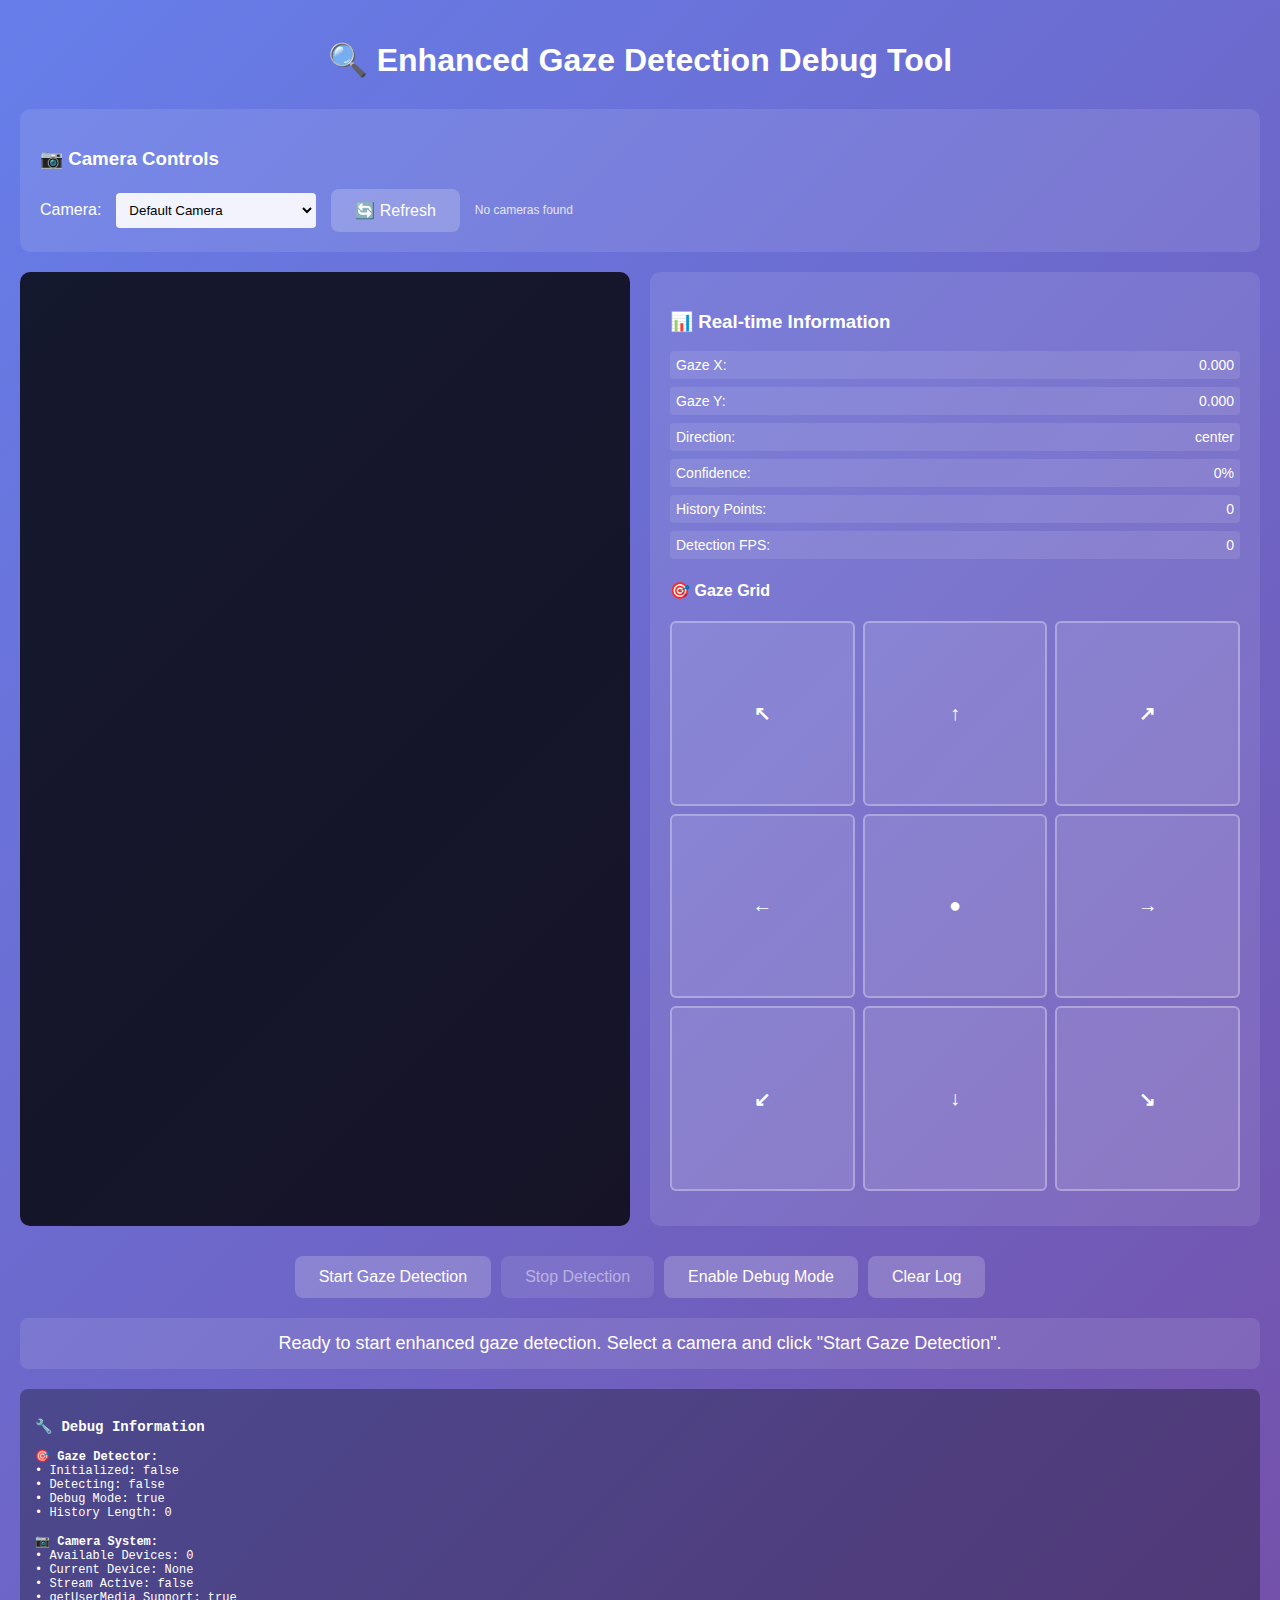
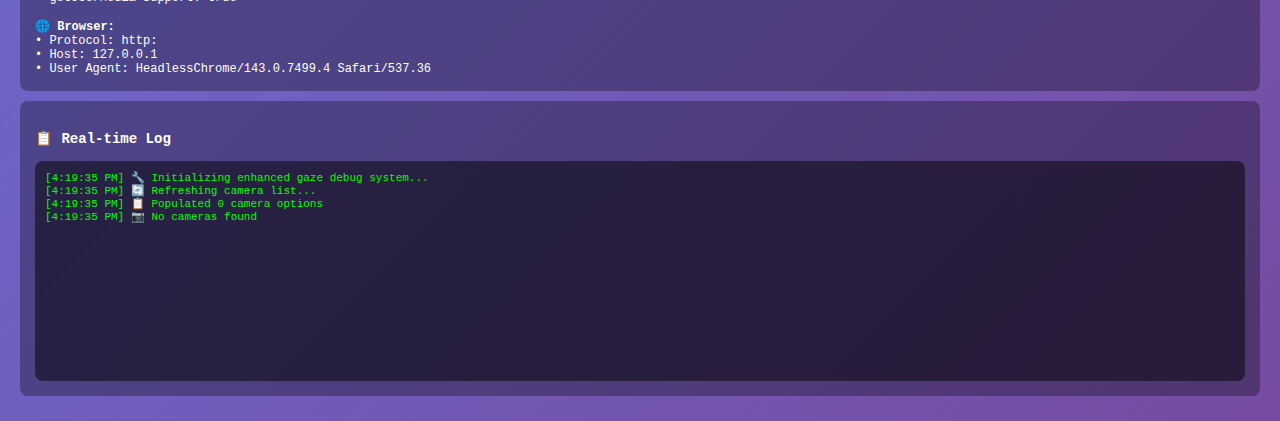
<file: gaze_debug.html>
<!DOCTYPE html>
<html lang="en">
<head>
    <meta charset="UTF-8">
    <meta name="viewport" content="width=device-width, initial-scale=1.0">
    <title>Enhanced Gaze Detection Debug - Blink & Bloom</title>
    <style>
        body {
            font-family: Arial, sans-serif;
            background: linear-gradient(135deg, #667eea 0%, #764ba2 100%);
            margin: 0;
            padding: 20px;
            color: white;
        }
        
        .container {
            max-width: 1400px;
            margin: 0 auto;
        }
        
        h1 {
            text-align: center;
            margin-bottom: 30px;
        }
        
        .main-section {
            display: grid;
            grid-template-columns: 1fr 1fr;
            gap: 20px;
            margin-bottom: 30px;
        }
        
        .camera-container {
            position: relative;
            background: rgba(0, 0, 0, 0.8);
            border-radius: 10px;
            padding: 20px;
        }
        
        #camera-feed {
            width: 100%;
            max-width: 500px;
            height: 400px;
            object-fit: cover;
            border-radius: 8px;
        }
        
        #detection-canvas {
            position: absolute;
            top: 20px;
            left: 20px;
            width: 100%;
            max-width: 500px;
            height: 400px;
            pointer-events: none;
            border-radius: 8px;
        }
        
        .info-panel {
            background: rgba(255, 255, 255, 0.1);
            border-radius: 10px;
            padding: 20px;
            height: fit-content;
        }
        
        .camera-controls {
            background: rgba(255, 255, 255, 0.1);
            border-radius: 10px;
            padding: 20px;
            margin-bottom: 20px;
        }
        
        .controls {
            display: flex;
            gap: 10px;
            justify-content: center;
            margin: 20px 0;
            flex-wrap: wrap;
        }
        
        button {
            padding: 12px 24px;
            font-size: 16px;
            border: none;
            border-radius: 8px;
            background: rgba(255, 255, 255, 0.2);
            color: white;
            cursor: pointer;
            transition: background 0.3s ease;
        }
        
        button:hover {
            background: rgba(255, 255, 255, 0.3);
        }
        
        button:disabled {
            opacity: 0.5;
            cursor: not-allowed;
        }
        
        select {
            padding: 8px;
            border-radius: 4px;
            background: rgba(255, 255, 255, 0.9);
            color: black;
            border: 1px solid rgba(255, 255, 255, 0.3);
        }
        
        .info-row {
            display: flex;
            justify-content: space-between;
            margin: 8px 0;
            padding: 6px;
            background: rgba(255, 255, 255, 0.1);
            border-radius: 4px;
            font-size: 14px;
        }
        
        .debug-section {
            background: rgba(0, 0, 0, 0.3);
            border-radius: 8px;
            padding: 15px;
            margin: 10px 0;
            font-family: monospace;
            font-size: 12px;
        }
        
        .status {
            text-align: center;
            font-size: 18px;
            margin: 20px 0;
            padding: 15px;
            background: rgba(255, 255, 255, 0.1);
            border-radius: 8px;
        }
        
        .error {
            background: rgba(255, 0, 0, 0.3);
        }
        
        .success {
            background: rgba(0, 255, 0, 0.3);
        }
        
        .gaze-grid {
            display: grid;
            grid-template-columns: repeat(3, 1fr);
            gap: 8px;
            margin: 15px 0;
        }
        
        .grid-cell {
            aspect-ratio: 1;
            background: rgba(255, 255, 255, 0.1);
            border: 2px solid rgba(255, 255, 255, 0.3);
            border-radius: 6px;
            display: flex;
            align-items: center;
            justify-content: center;
            font-weight: bold;
            font-size: 20px;
            transition: all 0.3s ease;
        }
        
        .grid-cell.active {
            background: rgba(0, 255, 0, 0.3);
            border-color: #00ff00;
            transform: scale(1.05);
        }
        
        .log-area {
            background: rgba(0, 0, 0, 0.5);
            border-radius: 8px;
            padding: 10px;
            height: 200px;
            overflow-y: auto;
            font-family: monospace;
            font-size: 11px;
            color: #00ff00;
        }
    </style>
</head>
<body>
    <div class="container">
        <h1>🔍 Enhanced Gaze Detection Debug Tool</h1>
        
        <div class="camera-controls">
            <h3>📷 Camera Controls</h3>
            <div style="display: flex; gap: 15px; align-items: center; flex-wrap: wrap;">
                <label>Camera:</label>
                <select id="camera-select" style="min-width: 200px;">
                    <option value="">Default Camera</option>
                </select>
                <button id="refresh-cameras-btn">🔄 Refresh</button>
                <span id="camera-status" style="font-size: 12px; opacity: 0.8;">Not initialized</span>
            </div>
        </div>
        
        <div class="main-section">
            <div class="camera-container">
                <video id="camera-feed" autoplay muted></video>
                <canvas id="detection-canvas"></canvas>
            </div>
            
            <div class="info-panel">
                <h3>📊 Real-time Information</h3>
                
                <div class="info-row">
                    <span>Gaze X:</span>
                    <span id="gaze-x">0.000</span>
                </div>
                <div class="info-row">
                    <span>Gaze Y:</span>
                    <span id="gaze-y">0.000</span>
                </div>
                <div class="info-row">
                    <span>Direction:</span>
                    <span id="gaze-direction">center</span>
                </div>
                <div class="info-row">
                    <span>Confidence:</span>
                    <span id="gaze-confidence">0%</span>
                </div>
                <div class="info-row">
                    <span>History Points:</span>
                    <span id="gaze-history">0</span>
                </div>
                <div class="info-row">
                    <span>Detection FPS:</span>
                    <span id="detection-fps">0</span>
                </div>
                
                <h4>🎯 Gaze Grid</h4>
                <div class="gaze-grid">
                    <div class="grid-cell" data-region="up-left">↖</div>
                    <div class="grid-cell" data-region="up">↑</div>
                    <div class="grid-cell" data-region="up-right">↗</div>
                    <div class="grid-cell" data-region="left">←</div>
                    <div class="grid-cell" data-region="center">●</div>
                    <div class="grid-cell" data-region="right">→</div>
                    <div class="grid-cell" data-region="down-left">↙</div>
                    <div class="grid-cell" data-region="down">↓</div>
                    <div class="grid-cell" data-region="down-right">↘</div>
                </div>
            </div>
        </div>
        
        <div class="controls">
            <button id="start-btn">Start Gaze Detection</button>
            <button id="stop-btn" disabled>Stop Detection</button>
            <button id="debug-toggle-btn">Enable Debug Mode</button>
            <button id="clear-log-btn">Clear Log</button>
        </div>
        
        <div id="status" class="status">
            Ready to start enhanced gaze detection. Select a camera and click "Start Gaze Detection".
        </div>
        
        <div class="debug-section">
            <h3>🔧 Debug Information</h3>
            <div id="debug-info">Waiting for initialization...</div>
        </div>
        
        <div class="debug-section">
            <h3>📋 Real-time Log</h3>
            <div id="log-area" class="log-area"></div>
        </div>
    </div>

    <script src="js/cameraUtils.js"></script>
    <script src="js/gazeDetector.js"></script>
    <script>
        class EnhancedGazeDebug {
            constructor() {
                this.cameraUtils = new CameraUtils();
                this.gazeDetector = new GazeDetector();
                this.isRunning = false;
                this.debugMode = false;
                this.frameCount = 0;
                this.lastFpsUpdate = Date.now();
                
                this.initializeElements();
                this.setupEventListeners();
                this.setupCallbacks();
                this.initializeSystem();
            }
            
            initializeElements() {
                this.elements = {
                    startBtn: document.getElementById('start-btn'),
                    stopBtn: document.getElementById('stop-btn'),
                    debugToggleBtn: document.getElementById('debug-toggle-btn'),
                    clearLogBtn: document.getElementById('clear-log-btn'),
                    refreshCamerasBtn: document.getElementById('refresh-cameras-btn'),
                    cameraSelect: document.getElementById('camera-select'),
                    cameraStatus: document.getElementById('camera-status'),
                    status: document.getElementById('status'),
                    gazeX: document.getElementById('gaze-x'),
                    gazeY: document.getElementById('gaze-y'),
                    gazeDirection: document.getElementById('gaze-direction'),
                    gazeConfidence: document.getElementById('gaze-confidence'),
                    gazeHistory: document.getElementById('gaze-history'),
                    detectionFps: document.getElementById('detection-fps'),
                    debugInfo: document.getElementById('debug-info'),
                    logArea: document.getElementById('log-area'),
                    gridCells: document.querySelectorAll('.grid-cell')
                };
            }
            
            setupEventListeners() {
                this.elements.startBtn.addEventListener('click', () => this.startDetection());
                this.elements.stopBtn.addEventListener('click', () => this.stopDetection());
                this.elements.debugToggleBtn.addEventListener('click', () => this.toggleDebugMode());
                this.elements.clearLogBtn.addEventListener('click', () => this.clearLog());
                this.elements.refreshCamerasBtn.addEventListener('click', () => this.refreshCameras());
                this.elements.cameraSelect.addEventListener('change', (e) => this.switchCamera(e.target.value));
            }
            
            setupCallbacks() {
                this.gazeDetector.onGazeDetected = (gaze, details) => {
                    this.updateGazeDisplay(gaze, details);
                    this.frameCount++;
                    this.updateFPS();
                };
                
                this.gazeDetector.onError = (error) => {
                    this.showStatus(error, 'error');
                    this.log(`❌ Gaze Error: ${error}`);
                };
            }
            
            async initializeSystem() {
                this.log('🔧 Initializing enhanced gaze debug system...');
                await this.refreshCameras();
                this.updateDebugInfo();
            }
            
            async refreshCameras() {
                try {
                    this.log('🔄 Refreshing camera list...');
                    this.elements.cameraStatus.textContent = 'Detecting cameras...';
                    
                    const devices = await this.cameraUtils.enumerateDevices();
                    this.populateCameraSelect(devices);
                    
                    const status = devices.length > 0 ? 
                        `Found ${devices.length} camera(s)` : 
                        'No cameras found';
                    
                    this.elements.cameraStatus.textContent = status;
                    this.log(`📷 ${status}`);
                    
                } catch (error) {
                    this.log(`❌ Error refreshing cameras: ${error.message}`);
                    this.elements.cameraStatus.textContent = 'Error detecting cameras';
                }
            }
            
            populateCameraSelect(devices) {
                const select = this.elements.cameraSelect;
                
                // Clear existing options except default
                while (select.children.length > 1) {
                    select.removeChild(select.lastChild);
                }
                
                // Add camera options
                devices.forEach((device, index) => {
                    const option = document.createElement('option');
                    option.value = device.deviceId;
                    option.textContent = device.label || `Camera ${index + 1}`;
                    select.appendChild(option);
                });
                
                this.log(`📋 Populated ${devices.length} camera options`);
            }
            
            async switchCamera(deviceId) {
                if (this.isRunning) {
                    this.log(`🔄 Switching camera: ${deviceId || 'default'}`);
                    
                    const video = document.getElementById('camera-feed');
                    const success = await this.cameraUtils.startCamera(video, deviceId || null);
                    
                    if (success) {
                        const device = this.cameraUtils.getCurrentDevice();
                        const status = `Active: ${device?.label || 'Default camera'}`;
                        this.elements.cameraStatus.textContent = status;
                        this.log(`✅ ${status}`);
                        
                        // Update gaze detector
                        const canvas = document.getElementById('detection-canvas');
                        this.gazeDetector.setupCamera(video, canvas);
                    } else {
                        this.log('❌ Failed to switch camera');
                    }
                }
            }
            
            async startDetection() {
                this.showStatus('Initializing gaze detection...', '');
                this.log('🚀 Starting enhanced gaze detection...');
                
                try {
                    // Initialize gaze detector
                    if (!this.gazeDetector.isInitialized) {
                        const initialized = await this.gazeDetector.initialize();
                        if (!initialized) {
                            throw new Error('Failed to initialize gaze detector');
                        }
                        this.log('✅ Gaze detector initialized');
                    }
                    
                    // Start camera
                    const video = document.getElementById('camera-feed');
                    const selectedDeviceId = this.elements.cameraSelect.value || null;
                    
                    const cameraStarted = await this.cameraUtils.startCamera(video, selectedDeviceId);
                    if (!cameraStarted) {
                        throw new Error('Failed to start camera');
                    }
                    
                    const device = this.cameraUtils.getCurrentDevice();
                    this.elements.cameraStatus.textContent = `Active: ${device?.label || 'Default camera'}`;
                    this.log(`📹 Camera started: ${device?.label || 'Default'}`);
                    
                    // Setup gaze detector
                    const canvas = document.getElementById('detection-canvas');
                    this.gazeDetector.setupCamera(video, canvas);
                    this.gazeDetector.debugMode = this.debugMode;
                    this.gazeDetector.startDetection();
                    
                    this.isRunning = true;
                    this.frameCount = 0;
                    this.lastFpsUpdate = Date.now();
                    
                    this.updateButtons();
                    this.showStatus('Gaze detection active! Look around to test.', 'success');
                    this.log('🎯 Gaze detection started successfully');
                    
                    // Start debug updates
                    this.startDebugUpdates();
                    
                } catch (error) {
                    this.log(`❌ Startup error: ${error.message}`);
                    this.showStatus(`Error: ${error.message}`, 'error');
                }
            }
            
            stopDetection() {
                this.log('⏹️ Stopping gaze detection...');
                
                this.gazeDetector.stopDetection();
                this.cameraUtils.stopCamera();
                this.isRunning = false;
                
                this.updateButtons();
                this.showStatus('Gaze detection stopped.', '');
                this.elements.cameraStatus.textContent = 'Stopped';
                
                if (this.debugInterval) {
                    clearInterval(this.debugInterval);
                }
            }
            
            toggleDebugMode() {
                this.debugMode = !this.debugMode;
                this.gazeDetector.debugMode = this.debugMode;
                
                this.elements.debugToggleBtn.textContent = 
                    this.debugMode ? 'Disable Debug Mode' : 'Enable Debug Mode';
                
                this.log(`🔧 Debug mode ${this.debugMode ? 'enabled' : 'disabled'}`);
            }
            
            startDebugUpdates() {
                this.debugInterval = setInterval(() => {
                    this.updateDebugInfo();
                }, 1000);
            }
            
            updateGazeDisplay(gaze, details) {
                // Update numeric values
                this.elements.gazeX.textContent = gaze.x.toFixed(3);
                this.elements.gazeY.textContent = gaze.y.toFixed(3);
                this.elements.gazeDirection.textContent = this.gazeDetector.getGazeRegion();
                this.elements.gazeConfidence.textContent = Math.round(details.confidence * 100) + '%';
                this.elements.gazeHistory.textContent = this.gazeDetector.gazeHistory?.length || 0;
                
                // Update grid visualization
                this.updateGazeGrid(gaze);
            }
            
            updateGazeGrid(gaze) {
                // Clear all active states
                this.elements.gridCells.forEach(cell => cell.classList.remove('active'));
                
                // Determine active region
                const region = this.gazeDetector.getGazeRegion();
                const activeCell = document.querySelector(`[data-region="${region}"]`);
                if (activeCell) {
                    activeCell.classList.add('active');
                }
            }
            
            updateFPS() {
                const now = Date.now();
                if (now - this.lastFpsUpdate >= 1000) {
                    const fps = Math.round(this.frameCount * 1000 / (now - this.lastFpsUpdate));
                    this.elements.detectionFps.textContent = fps;
                    this.frameCount = 0;
                    this.lastFpsUpdate = now;
                }
            }
            
            updateDebugInfo() {
                const gazeDebug = this.gazeDetector.getDebugInfo ? this.gazeDetector.getDebugInfo() : {};
                const cameraDebug = this.cameraUtils.getDebugInfo();
                
                const debugHtml = `
                    <strong>🎯 Gaze Detector:</strong><br>
                    • Initialized: ${this.gazeDetector.isInitialized}<br>
                    • Detecting: ${this.gazeDetector.isDetecting}<br>
                    • Debug Mode: ${this.gazeDetector.debugMode}<br>
                    • History Length: ${this.gazeDetector.gazeHistory?.length || 0}<br>
                    <br>
                    <strong>📷 Camera System:</strong><br>
                    • Available Devices: ${cameraDebug.availableDevices.length}<br>
                    • Current Device: ${cameraDebug.currentDevice?.label || 'None'}<br>
                    • Stream Active: ${cameraDebug.streamActive}<br>
                    • getUserMedia Support: ${cameraDebug.browserSupport.getUserMedia}<br>
                    <br>
                    <strong>🌐 Browser:</strong><br>
                    • Protocol: ${location.protocol}<br>
                    • Host: ${location.hostname}<br>
                    • User Agent: ${navigator.userAgent.split(' ').slice(-2).join(' ')}<br>
                `;
                
                this.elements.debugInfo.innerHTML = debugHtml;
            }
            
            updateButtons() {
                this.elements.startBtn.disabled = this.isRunning;
                this.elements.stopBtn.disabled = !this.isRunning;
            }
            
            showStatus(message, type) {
                this.elements.status.textContent = message;
                this.elements.status.className = `status ${type}`;
            }
            
            log(message) {
                const timestamp = new Date().toLocaleTimeString();
                const logLine = `[${timestamp}] ${message}`;
                
                this.elements.logArea.innerHTML += logLine + '<br>';
                this.elements.logArea.scrollTop = this.elements.logArea.scrollHeight;
                
                console.log(logLine);
            }
            
            clearLog() {
                this.elements.logArea.innerHTML = '';
                this.log('📋 Log cleared');
            }
        }
        
        // Initialize when page loads
        document.addEventListener('DOMContentLoaded', () => {
            window.gazeDebug = new EnhancedGazeDebug();
        });
    </script>
</body>
</html>
</file>
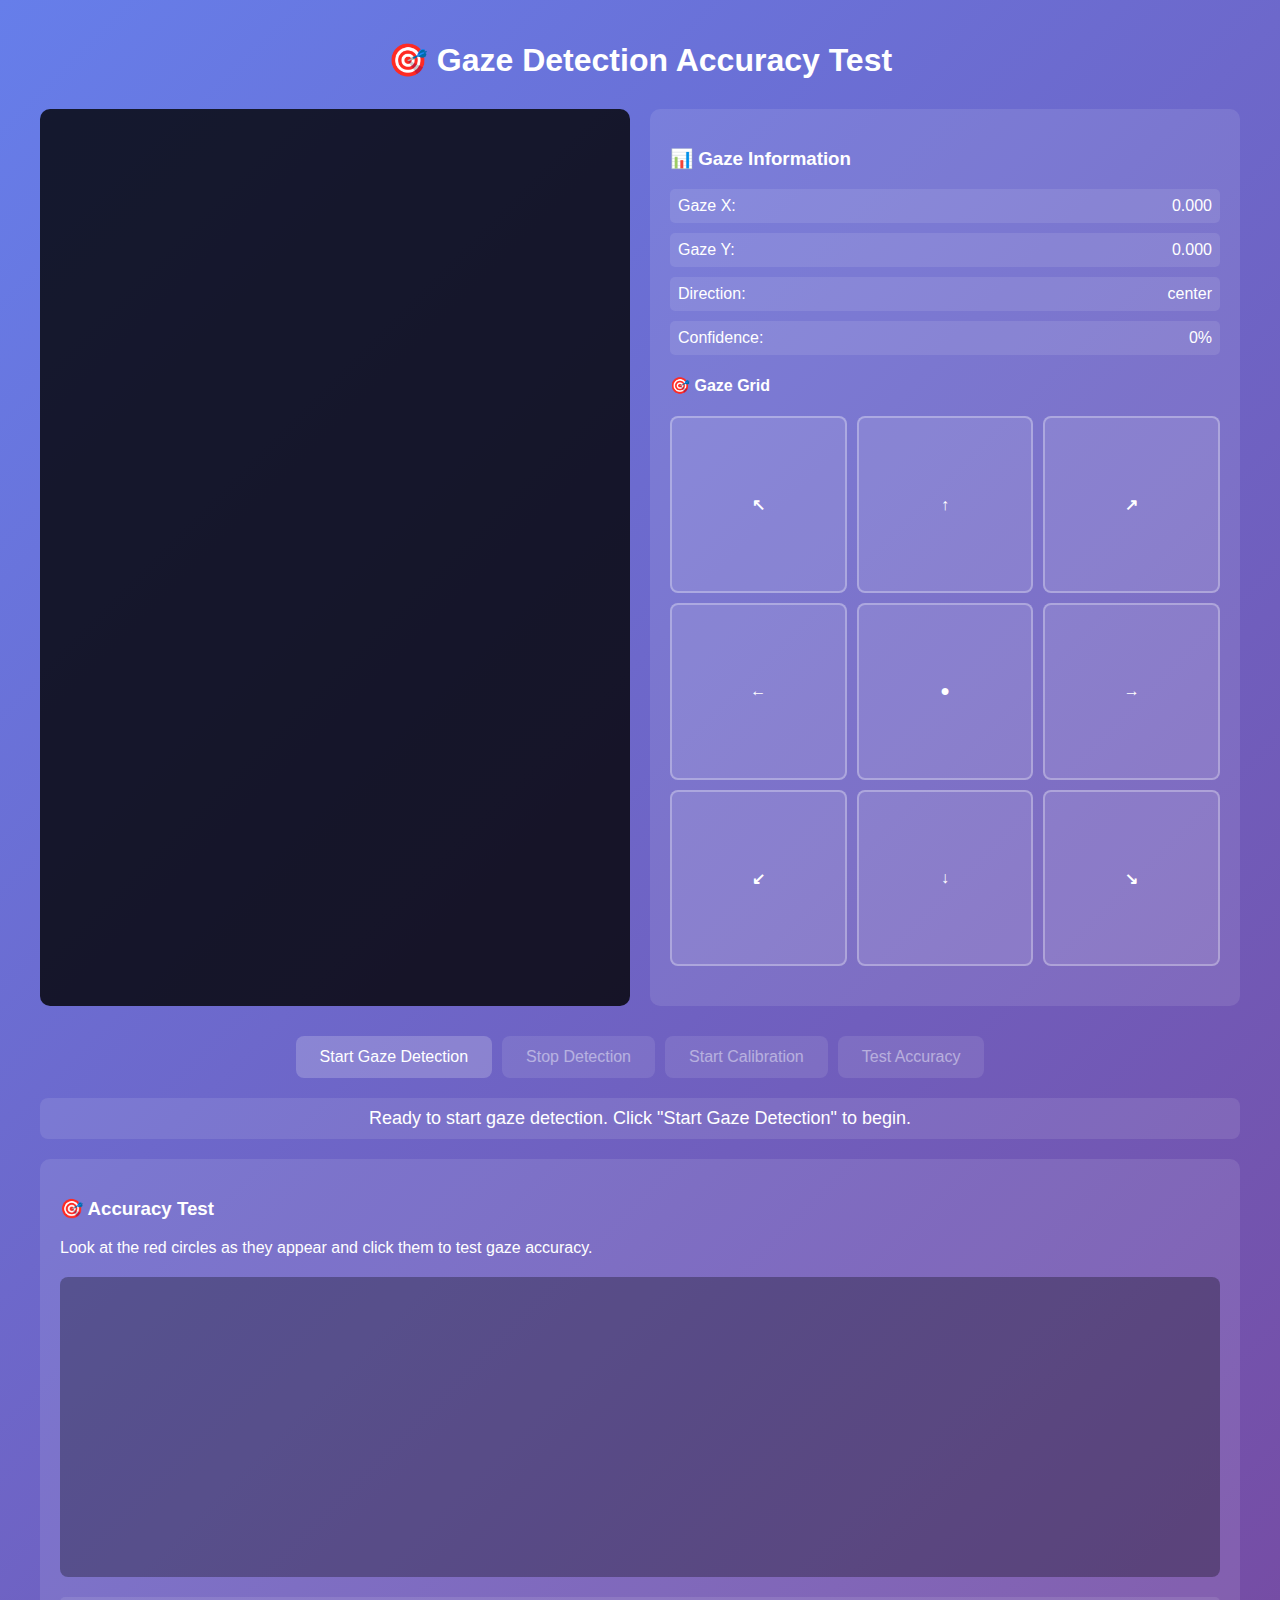
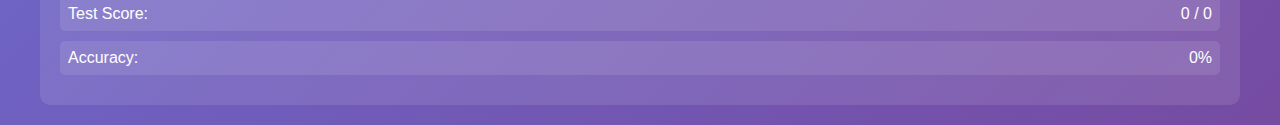
<file: gaze_test.html>
<!DOCTYPE html>
<html lang="en">
<head>
    <meta charset="UTF-8">
    <meta name="viewport" content="width=device-width, initial-scale=1.0">
    <title>Gaze Detection Test - Blink & Bloom</title>
    <style>
        body {
            font-family: Arial, sans-serif;
            background: linear-gradient(135deg, #667eea 0%, #764ba2 100%);
            margin: 0;
            padding: 20px;
            color: white;
        }
        
        .container {
            max-width: 1200px;
            margin: 0 auto;
        }
        
        h1 {
            text-align: center;
            margin-bottom: 30px;
        }
        
        .camera-section {
            display: flex;
            gap: 20px;
            margin-bottom: 30px;
        }
        
        .camera-container {
            position: relative;
            background: rgba(0, 0, 0, 0.8);
            border-radius: 10px;
            padding: 20px;
            flex: 1;
        }
        
        #camera-feed {
            width: 100%;
            max-width: 400px;
            height: 300px;
            object-fit: cover;
            border-radius: 8px;
        }
        
        #detection-canvas {
            position: absolute;
            top: 20px;
            left: 20px;
            width: 100%;
            max-width: 400px;
            height: 300px;
            pointer-events: none;
            border-radius: 8px;
        }
        
        .gaze-info {
            background: rgba(255, 255, 255, 0.1);
            border-radius: 10px;
            padding: 20px;
            flex: 1;
        }
        
        .info-row {
            display: flex;
            justify-content: space-between;
            margin: 10px 0;
            padding: 8px;
            background: rgba(255, 255, 255, 0.1);
            border-radius: 5px;
        }
        
        .gaze-grid {
            display: grid;
            grid-template-columns: repeat(3, 1fr);
            gap: 10px;
            margin: 20px 0;
        }
        
        .grid-cell {
            aspect-ratio: 1;
            background: rgba(255, 255, 255, 0.1);
            border: 2px solid rgba(255, 255, 255, 0.3);
            border-radius: 8px;
            display: flex;
            align-items: center;
            justify-content: center;
            font-weight: bold;
            transition: all 0.3s ease;
        }
        
        .grid-cell.active {
            background: rgba(255, 255, 255, 0.3);
            border-color: #00ff00;
            transform: scale(1.05);
        }
        
        .controls {
            display: flex;
            gap: 10px;
            justify-content: center;
            margin: 20px 0;
        }
        
        button {
            padding: 12px 24px;
            font-size: 16px;
            border: none;
            border-radius: 8px;
            background: rgba(255, 255, 255, 0.2);
            color: white;
            cursor: pointer;
            transition: background 0.3s ease;
        }
        
        button:hover {
            background: rgba(255, 255, 255, 0.3);
        }
        
        button:disabled {
            opacity: 0.5;
            cursor: not-allowed;
        }
        
        .accuracy-test {
            background: rgba(255, 255, 255, 0.1);
            border-radius: 10px;
            padding: 20px;
            margin-top: 20px;
        }
        
        .test-target {
            width: 30px;
            height: 30px;
            background: #ff6b6b;
            border-radius: 50%;
            position: absolute;
            display: flex;
            align-items: center;
            justify-content: center;
            font-weight: bold;
            color: white;
            cursor: pointer;
            transition: all 0.3s ease;
        }
        
        .test-target:hover {
            transform: scale(1.2);
        }
        
        .test-area {
            position: relative;
            width: 100%;
            height: 300px;
            background: rgba(0, 0, 0, 0.3);
            border-radius: 8px;
            margin: 20px 0;
        }
        
        .status {
            text-align: center;
            font-size: 18px;
            margin: 20px 0;
            padding: 10px;
            background: rgba(255, 255, 255, 0.1);
            border-radius: 8px;
        }
        
        .error {
            background: rgba(255, 0, 0, 0.3);
        }
        
        .success {
            background: rgba(0, 255, 0, 0.3);
        }
    </style>
</head>
<body>
    <div class="container">
        <h1>🎯 Gaze Detection Accuracy Test</h1>
        
        <div class="camera-section">
            <div class="camera-container">
                <video id="camera-feed" autoplay muted></video>
                <canvas id="detection-canvas"></canvas>
            </div>
            
            <div class="gaze-info">
                <h3>📊 Gaze Information</h3>
                <div class="info-row">
                    <span>Gaze X:</span>
                    <span id="gaze-x">0.000</span>
                </div>
                <div class="info-row">
                    <span>Gaze Y:</span>
                    <span id="gaze-y">0.000</span>
                </div>
                <div class="info-row">
                    <span>Direction:</span>
                    <span id="gaze-direction">center</span>
                </div>
                <div class="info-row">
                    <span>Confidence:</span>
                    <span id="gaze-confidence">0%</span>
                </div>
                
                <h4>🎯 Gaze Grid</h4>
                <div class="gaze-grid">
                    <div class="grid-cell" data-region="up-left">↖</div>
                    <div class="grid-cell" data-region="up">↑</div>
                    <div class="grid-cell" data-region="up-right">↗</div>
                    <div class="grid-cell" data-region="left">←</div>
                    <div class="grid-cell" data-region="center">●</div>
                    <div class="grid-cell" data-region="right">→</div>
                    <div class="grid-cell" data-region="down-left">↙</div>
                    <div class="grid-cell" data-region="down">↓</div>
                    <div class="grid-cell" data-region="down-right">↘</div>
                </div>
            </div>
        </div>
        
        <div class="controls">
            <button id="start-btn">Start Gaze Detection</button>
            <button id="stop-btn" disabled>Stop Detection</button>
            <button id="calibrate-btn" disabled>Start Calibration</button>
            <button id="test-accuracy-btn" disabled>Test Accuracy</button>
        </div>
        
        <div id="calibration-status" class="status" style="display: none;">
            Look at the center of the screen and keep your head still.<br>
            Calibration samples: <span id="calibration-samples">0</span> / 30
        </div>
        
        <div id="status" class="status">
            Ready to start gaze detection. Click "Start Gaze Detection" to begin.
        </div>
        
        <div class="accuracy-test">
            <h3>🎯 Accuracy Test</h3>
            <p>Look at the red circles as they appear and click them to test gaze accuracy.</p>
            <div class="test-area" id="test-area">
                <!-- Test targets will appear here -->
            </div>
            <div class="info-row">
                <span>Test Score:</span>
                <span id="test-score">0 / 0</span>
            </div>
            <div class="info-row">
                <span>Accuracy:</span>
                <span id="test-accuracy">0%</span>
            </div>
        </div>
    </div>

    <script src="js/gazeDetector.js"></script>
    <script>
        class GazeTest {
            constructor() {
                this.gazeDetector = new GazeDetector();
                this.isRunning = false;
                this.testActive = false;
                this.testTargets = [];
                this.testScore = 0;
                this.testTotal = 0;
                
                this.initializeElements();
                this.setupEventListeners();
                this.setupCallbacks();
            }
            
            initializeElements() {
                this.elements = {
                    startBtn: document.getElementById('start-btn'),
                    stopBtn: document.getElementById('stop-btn'),
                    calibrateBtn: document.getElementById('calibrate-btn'),
                    testAccuracyBtn: document.getElementById('test-accuracy-btn'),
                    status: document.getElementById('status'),
                    gazeX: document.getElementById('gaze-x'),
                    gazeY: document.getElementById('gaze-y'),
                    gazeDirection: document.getElementById('gaze-direction'),
                    gazeConfidence: document.getElementById('gaze-confidence'),
                    testScore: document.getElementById('test-score'),
                    testAccuracy: document.getElementById('test-accuracy'),
                    testArea: document.getElementById('test-area'),
                    gridCells: document.querySelectorAll('.grid-cell'),
                    calibrationStatus: document.getElementById('calibration-status'),
                    calibrationSamples: document.getElementById('calibration-samples')
                };
            }
            
            setupEventListeners() {
                this.elements.startBtn.addEventListener('click', () => this.startDetection());
                this.elements.stopBtn.addEventListener('click', () => this.stopDetection());
                this.elements.calibrateBtn.addEventListener('click', () => this.toggleCalibration());
                this.elements.testAccuracyBtn.addEventListener('click', () => this.startAccuracyTest());
            }
            
            setupCallbacks() {
                this.gazeDetector.onGazeDetected = (gaze, details) => {
                    this.updateGazeDisplay(gaze, details);
                };
                
                this.gazeDetector.onError = (error) => {
                    this.showStatus(error, 'error');
                };
            }
            
            async startDetection() {
                this.showStatus('Initializing gaze detection...', '');
                
                try {
                    // Initialize gaze detector
                    const initialized = await this.gazeDetector.initialize();
                    if (!initialized) {
                        throw new Error('Failed to initialize gaze detector');
                    }
                    
                    // Setup camera
                    const video = document.getElementById('camera-feed');
                    const canvas = document.getElementById('detection-canvas');
                    
                    const stream = await navigator.mediaDevices.getUserMedia({
                        video: { width: 640, height: 480 }
                    });
                    
                    video.srcObject = stream;
                    await new Promise(resolve => video.onloadedmetadata = resolve);
                    
                    // Setup gaze detector with video and canvas
                    this.gazeDetector.setupCamera(video, canvas);
                    
                    // Start detection
                    this.gazeDetector.startDetection();
                    this.isRunning = true;
                    
                    this.updateButtons();
                    this.showStatus('Gaze detection active. Look around to test!', 'success');
                    
                } catch (error) {
                    console.error('Error starting detection:', error);
                    this.showStatus(`Error: ${error.message}`, 'error');
                }
            }
            
            stopDetection() {
                this.gazeDetector.stopDetection();
                this.isRunning = false;
                this.stopAccuracyTest();
                this.updateButtons();
                this.showStatus('Gaze detection stopped.', '');
            }
            
            toggleCalibration() {
                if (this.gazeDetector.calibrationData.isCalibrating) {
                    // Stop calibration
                    this.gazeDetector.stopCalibration();
                    this.elements.calibrateBtn.textContent = 'Start Calibration';
                    this.elements.calibrationStatus.style.display = 'none';
                    this.showStatus('Calibration complete! Thresholds updated.', 'success');
                } else {
                    // Start calibration
                    this.gazeDetector.startCalibration();
                    this.elements.calibrateBtn.textContent = 'Stop Calibration';
                    this.elements.calibrationStatus.style.display = 'block';
                    this.showStatus('Calibration started. Look at the center and keep still.', '');
                }
            }
            
            updateGazeDisplay(gaze, details) {
                // Update numeric values
                this.elements.gazeX.textContent = gaze.x.toFixed(3);
                this.elements.gazeY.textContent = gaze.y.toFixed(3);
                this.elements.gazeDirection.textContent = this.gazeDetector.getGazeRegion();
                this.elements.gazeConfidence.textContent = Math.round(details.confidence * 100) + '%';
                
                // Update calibration status
                if (this.gazeDetector.calibrationData.isCalibrating) {
                    this.elements.calibrationSamples.textContent = this.gazeDetector.calibrationData.samples.length;
                }
                
                // Update grid visualization
                this.updateGazeGrid(gaze);
                
                // Check accuracy test targets
                if (this.testActive) {
                    this.checkGazeAccuracy(gaze);
                }
                
                // Show debug info in console occasionally
                if (Math.random() < 0.1) { // 10% of the time
                    console.log('🔍 Gaze Debug:', details.debugInfo);
                }
            }
            
            updateGazeGrid(gaze) {
                // Clear all active states
                this.elements.gridCells.forEach(cell => cell.classList.remove('active'));
                
                // Use the gaze detector's region calculation
                const region = this.gazeDetector.getGazeRegion();
                
                // Map basic regions to grid regions
                let activeRegion = region;
                
                // For now, use basic 5-region mapping (center, up, down, left, right)
                // In the future, could add diagonal regions
                
                // Activate the appropriate cell
                const activeCell = document.querySelector(`[data-region="${activeRegion}"]`);
                if (activeCell) {
                    activeCell.classList.add('active');
                } else {
                    // Fallback to center if region not found
                    const centerCell = document.querySelector(`[data-region="center"]`);
                    if (centerCell) {
                        centerCell.classList.add('active');
                    }
                }
            }
            
            startAccuracyTest() {
                if (!this.isRunning) {
                    this.showStatus('Start gaze detection first!', 'error');
                    return;
                }
                
                this.testActive = true;
                this.testScore = 0;
                this.testTotal = 0;
                this.updateTestDisplay();
                
                this.showStatus('Accuracy test started! Look at the red targets as they appear.', 'success');
                this.spawnTestTarget();
            }
            
            stopAccuracyTest() {
                this.testActive = false;
                this.clearTestTargets();
            }
            
            spawnTestTarget() {
                if (!this.testActive) return;
                
                // Clear existing targets
                this.clearTestTargets();
                
                // Create new target at random position
                const target = document.createElement('div');
                target.className = 'test-target';
                target.textContent = this.testTotal + 1;
                
                const testArea = this.elements.testArea;
                const maxX = testArea.clientWidth - 30;
                const maxY = testArea.clientHeight - 30;
                
                const x = Math.random() * maxX;
                const y = Math.random() * maxY;
                
                target.style.left = x + 'px';
                target.style.top = y + 'px';
                
                // Store target info for accuracy checking
                target.dataset.x = x;
                target.dataset.y = y;
                
                target.addEventListener('click', () => {
                    this.testScore++;
                    this.testTotal++;
                    this.updateTestDisplay();
                    this.nextTarget();
                });
                
                testArea.appendChild(target);
                this.testTargets.push(target);
                
                // Auto-advance after 3 seconds
                setTimeout(() => {
                    if (this.testActive && target.parentNode) {
                        this.testTotal++;
                        this.updateTestDisplay();
                        this.nextTarget();
                    }
                }, 3000);
            }
            
            nextTarget() {
                if (this.testActive && this.testTotal < 10) {
                    setTimeout(() => this.spawnTestTarget(), 1000);
                } else if (this.testTotal >= 10) {
                    this.stopAccuracyTest();
                    const accuracy = Math.round((this.testScore / this.testTotal) * 100);
                    this.showStatus(`Test complete! Final accuracy: ${accuracy}%`, 
                        accuracy > 70 ? 'success' : 'error');
                }
            }
            
            checkGazeAccuracy(gaze) {
                // This is a simplified accuracy check
                // In a real implementation, you'd map gaze coordinates to screen coordinates
                // and check proximity to targets
            }
            
            clearTestTargets() {
                this.testTargets.forEach(target => target.remove());
                this.testTargets = [];
            }
            
            updateTestDisplay() {
                this.elements.testScore.textContent = `${this.testScore} / ${this.testTotal}`;
                const accuracy = this.testTotal > 0 ? Math.round((this.testScore / this.testTotal) * 100) : 0;
                this.elements.testAccuracy.textContent = accuracy + '%';
            }
            
            updateButtons() {
                this.elements.startBtn.disabled = this.isRunning;
                this.elements.stopBtn.disabled = !this.isRunning;
                this.elements.calibrateBtn.disabled = !this.isRunning;
                this.elements.testAccuracyBtn.disabled = !this.isRunning;
            }
            
            showStatus(message, type) {
                this.elements.status.textContent = message;
                this.elements.status.className = `status ${type}`;
            }
        }
        
        // Initialize the test when page loads
        document.addEventListener('DOMContentLoaded', () => {
            new GazeTest();
        });
    </script>
</body>
</html>
</file>
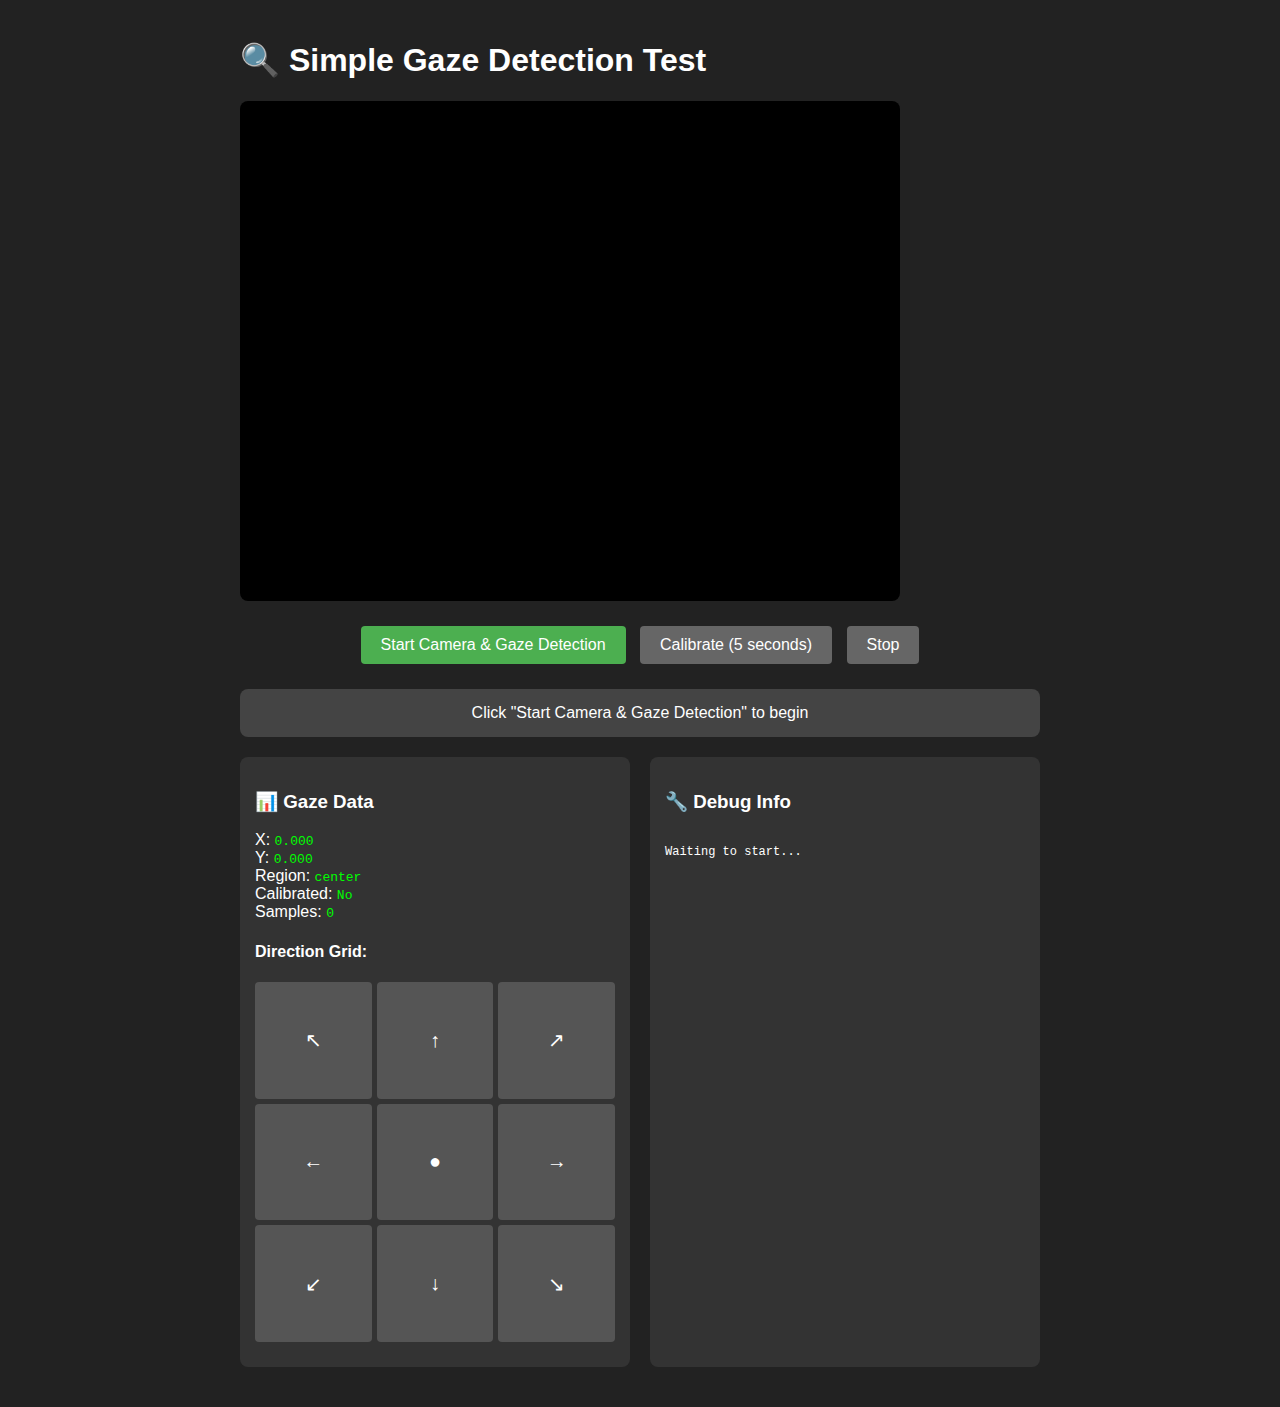
<file: simple_gaze_test.html>
<!DOCTYPE html>
<html lang="en">
<head>
    <meta charset="UTF-8">
    <meta name="viewport" content="width=device-width, initial-scale=1.0">
    <title>Simple Gaze Test - Debug</title>
    <style>
        body {
            font-family: Arial, sans-serif;
            background: #222;
            color: white;
            margin: 0;
            padding: 20px;
        }
        
        .container {
            max-width: 800px;
            margin: 0 auto;
        }
        
        .video-container {
            position: relative;
            background: #000;
            border-radius: 8px;
            padding: 10px;
            margin: 20px 0;
            width: 640px;
            height: 480px;
        }
        
        #video {
            width: 100%;
            height: 100%;
            object-fit: cover;
            border-radius: 4px;
        }
        
        #canvas {
            position: absolute;
            top: 10px;
            left: 10px;
            width: calc(100% - 20px);
            height: calc(100% - 20px);
            pointer-events: none;
            border-radius: 4px;
        }
        
        .controls {
            text-align: center;
            margin: 20px 0;
        }
        
        button {
            padding: 10px 20px;
            margin: 5px;
            background: #4CAF50;
            color: white;
            border: none;
            border-radius: 4px;
            cursor: pointer;
            font-size: 16px;
        }
        
        button:disabled {
            background: #666;
            cursor: not-allowed;
        }
        
        .info {
            display: grid;
            grid-template-columns: 1fr 1fr;
            gap: 20px;
            margin: 20px 0;
        }
        
        .panel {
            background: #333;
            padding: 15px;
            border-radius: 8px;
        }
        
        .value {
            font-family: monospace;
            color: #0f0;
        }
        
        .status {
            text-align: center;
            padding: 15px;
            margin: 10px 0;
            border-radius: 8px;
            background: #444;
        }
        
        .error { background: #800; }
        .success { background: #080; }
        
        .direction-grid {
            display: grid;
            grid-template-columns: repeat(3, 1fr);
            gap: 5px;
            margin: 10px 0;
        }
        
        .dir-cell {
            aspect-ratio: 1;
            display: flex;
            align-items: center;
            justify-content: center;
            background: #555;
            border-radius: 4px;
            font-size: 20px;
            transition: all 0.3s;
        }
        
        .dir-cell.active {
            background: #0a0;
            transform: scale(1.1);
        }
    </style>
</head>
<body>
    <div class="container">
        <h1>🔍 Simple Gaze Detection Test</h1>
        
        <div class="video-container">
            <video id="video" autoplay muted></video>
            <canvas id="canvas" width="640" height="480"></canvas>
        </div>
        
        <div class="controls">
            <button id="startBtn">Start Camera & Gaze Detection</button>
            <button id="calibrateBtn" disabled>Calibrate (5 seconds)</button>
            <button id="stopBtn" disabled>Stop</button>
        </div>
        
        <div id="status" class="status">Click "Start Camera & Gaze Detection" to begin</div>
        
        <div class="info">
            <div class="panel">
                <h3>📊 Gaze Data</h3>
                <div>X: <span id="gazeX" class="value">0.000</span></div>
                <div>Y: <span id="gazeY" class="value">0.000</span></div>
                <div>Region: <span id="gazeRegion" class="value">center</span></div>
                <div>Calibrated: <span id="calibrated" class="value">No</span></div>
                <div>Samples: <span id="samples" class="value">0</span></div>
                
                <h4>Direction Grid:</h4>
                <div class="direction-grid">
                    <div class="dir-cell" data-dir="up-left">↖</div>
                    <div class="dir-cell" data-dir="up">↑</div>
                    <div class="dir-cell" data-dir="up-right">↗</div>
                    <div class="dir-cell" data-dir="left">←</div>
                    <div class="dir-cell" data-dir="center">●</div>
                    <div class="dir-cell" data-dir="right">→</div>
                    <div class="dir-cell" data-dir="down-left">↙</div>
                    <div class="dir-cell" data-dir="down">↓</div>
                    <div class="dir-cell" data-dir="down-right">↘</div>
                </div>
            </div>
            
            <div class="panel">
                <h3>🔧 Debug Info</h3>
                <div id="debugInfo" style="font-family: monospace; font-size: 12px; white-space: pre-line;">
                    Waiting to start...
                </div>
            </div>
        </div>
    </div>

    <script src="js/gazeDetector.js"></script>
    <script>
        class SimpleGazeTest {
            constructor() {
                this.gazeDetector = new GazeDetector();
                this.isRunning = false;
                this.sampleCount = 0;
                
                this.setupEventListeners();
                console.log('🔧 Simple Gaze Test initialized');
            }
            
            setupEventListeners() {
                document.getElementById('startBtn').addEventListener('click', () => this.start());
                document.getElementById('calibrateBtn').addEventListener('click', () => this.calibrate());
                document.getElementById('stopBtn').addEventListener('click', () => this.stop());
                
                // Setup gaze detector callbacks
                this.gazeDetector.onGazeDetected = (gaze, details) => {
                    this.updateDisplay(gaze, details);
                };
                
                this.gazeDetector.onError = (error) => {
                    this.showStatus(`Error: ${error}`, 'error');
                };
            }
            
            async start() {
                try {
                    this.showStatus('Initializing...', '');
                    
                    // Initialize gaze detector
                    if (!this.gazeDetector.isInitialized) {
                        const success = await this.gazeDetector.initialize();
                        if (!success) {
                            throw new Error('Failed to initialize gaze detector');
                        }
                    }
                    
                    // Get camera access
                    const video = document.getElementById('video');
                    const stream = await navigator.mediaDevices.getUserMedia({
                        video: { width: 640, height: 480 }
                    });
                    
                    video.srcObject = stream;
                    await new Promise(resolve => video.onloadedmetadata = resolve);
                    
                    // Setup gaze detector
                    const canvas = document.getElementById('canvas');
                    this.gazeDetector.setupCamera(video, canvas);
                    this.gazeDetector.debugMode = true;
                    this.gazeDetector.startDetection();
                    
                    this.isRunning = true;
                    this.updateButtons();
                    this.showStatus('✅ Gaze detection active! Look around to see coordinates.', 'success');
                    
                } catch (error) {
                    console.error('❌ Start failed:', error);
                    this.showStatus(`Failed to start: ${error.message}`, 'error');
                }
            }
            
            calibrate() {
                if (!this.isRunning) return;
                
                this.showStatus('🎯 Starting interactive calibration...', '');
                this.gazeDetector.startCalibration();
                
                // Listen for calibration completion
                const checkCalibration = () => {
                    if (!this.gazeDetector.calibrationData.isCalibrating) {
                        this.showStatus('✅ Calibration complete!', 'success');
                        document.getElementById('calibrated').textContent = 'Yes';
                    } else {
                        setTimeout(checkCalibration, 500);
                    }
                };
                setTimeout(checkCalibration, 1000);
            }
            
            stop() {
                this.gazeDetector.stopDetection();
                
                const video = document.getElementById('video');
                if (video.srcObject) {
                    video.srcObject.getTracks().forEach(track => track.stop());
                    video.srcObject = null;
                }
                
                this.isRunning = false;
                this.updateButtons();
                this.showStatus('⏹️ Stopped', '');
            }
            
            updateDisplay(gaze, details) {
                this.sampleCount++;
                
                // Update gaze values
                document.getElementById('gazeX').textContent = gaze.x.toFixed(4);
                document.getElementById('gazeY').textContent = gaze.y.toFixed(4);
                document.getElementById('samples').textContent = this.sampleCount;
                
                // Update region
                const region = this.gazeDetector.getGazeRegion();
                document.getElementById('gazeRegion').textContent = region;
                
                // Update direction grid
                document.querySelectorAll('.dir-cell').forEach(cell => {
                    cell.classList.remove('active');
                });
                
                const activeCell = document.querySelector(`[data-dir="${region}"]`);
                if (activeCell) {
                    activeCell.classList.add('active');
                }
                
                // Update debug info
                this.updateDebugInfo(gaze, details);
            }
            
            updateDebugInfo(gaze, details) {
                const info = this.gazeDetector.getDebugInfo();
                const debugText = `
Initialized: ${this.gazeDetector.isInitialized}
Detecting: ${this.gazeDetector.isDetecting}
Raw Gaze: (${gaze.x.toFixed(4)}, ${gaze.y.toFixed(4)})
Center: (${info.calibrationData?.center?.x?.toFixed(4) || 'N/A'}, ${info.calibrationData?.center?.y?.toFixed(4) || 'N/A'})
Thresholds: X=${info.gazeThresholds?.x?.toFixed(4) || 'N/A'}, Y=${info.gazeThresholds?.y?.toFixed(4) || 'N/A'}
History: ${info.gazeHistory?.length || 0} points
Confidence: ${(details.confidence * 100).toFixed(1)}%
Region: ${this.gazeDetector.getGazeRegion()}
                `.trim();
                
                document.getElementById('debugInfo').textContent = debugText;
            }
            
            updateButtons() {
                document.getElementById('startBtn').disabled = this.isRunning;
                document.getElementById('calibrateBtn').disabled = !this.isRunning;
                document.getElementById('stopBtn').disabled = !this.isRunning;
            }
            
            showStatus(message, type = '') {
                const status = document.getElementById('status');
                status.textContent = message;
                status.className = `status ${type}`;
            }
        }
        
        // Initialize when page loads
        document.addEventListener('DOMContentLoaded', () => {
            new SimpleGazeTest();
        });
    </script>
</body>
</html>
</file>
<file: styles.css>
/* Blink & Bloom - Pixel Art Garden Game Styles */

@import url('https://fonts.googleapis.com/css2?family=Press+Start+2P&display=swap');

* {
    margin: 0;
    padding: 0;
    box-sizing: border-box;
}

html {
    height: 100%;
    width: 100%;
}

body {
    font-family: 'Press Start 2P', monospace;
    font-size: 8px;
    background: linear-gradient(180deg, #A8D5E2 0%, #F0EBD8 100%);
    min-height: 100vh;
    width: 100vw;
    color: #7A5840;
    image-rendering: pixelated;
    image-rendering: -moz-crisp-edges;
    image-rendering: crisp-edges;
    margin: 0;
    padding: 0;
    overflow-x: hidden;
}

#game-container {
    width: 100vw;
    height: 100vh;
    margin: 0;
    padding: 0;
    display: flex;
    flex-direction: column;
}

/* Screen Management */
.screen {
    flex: 1;
    display: flex;
    flex-direction: column;
}

.screen.hidden {
    display: none;
}

/* Main Menu Styles */
#main-menu {
    justify-content: center;
    align-items: center;
    width: 100%;
    height: 100vh;
    background-image: url('./assets/backgrounds/main_menu_background.png');
    background-size: cover;
    background-position: center;
    background-repeat: no-repeat;
}

.menu-panel {
    background: rgba(216, 197, 160, 0.95);
    border: 4px solid #BCA37F;
    border-radius: 12px;
    padding: 32px;
    box-shadow: 8px 8px 0px #8C6A89;
    text-align: center;
    max-width: 500px;
    backdrop-filter: blur(2px);
}

.logo-title {
    display: flex;
    align-items: center;
    justify-content: center;
    gap: 12px;
    margin-bottom: 8px;
}

.game-logo {
    width: 32px;
    height: 32px;
    image-rendering: pixelated;
}

.menu-panel h1 {
    font-size: 24px;
    color: #6B8F71;
    text-shadow: 2px 2px 0px #F0EBD8;
    margin: 0;
}

.header-logo {
    width: 24px;
    height: 24px;
    image-rendering: pixelated;
    margin-right: 8px;
}

.subtitle {
    font-size: 10px;
    color: #7A5840;
    margin-bottom: 24px;
    opacity: 0.8;
}

.menu-description {
    background: #F0EBD8;
    border: 2px solid #BCA37F;
    border-radius: 8px;
    padding: 16px;
    margin: 16px 0;
    text-align: left;
}

.menu-description p {
    margin: 4px 0;
    font-size: 8px;
    line-height: 1.4;
}

.menu-buttons {
    display: flex;
    flex-direction: column;
    gap: 12px;
    margin: 24px 0;
}

.menu-btn {
    font-family: 'Press Start 2P', monospace;
    font-size: 10px;
    padding: 12px 24px;
    border: 3px solid #BCA37F;
    border-radius: 8px;
    background: #F0EBD8;
    color: #7A5840;
    cursor: pointer;
    transition: all 0.2s ease;
    box-shadow: 4px 4px 0px #8C6A89;
}

.menu-btn:hover {
    transform: translate(-2px, -2px);
    box-shadow: 6px 6px 0px #8C6A89;
    background: #EAC8CA;
}

.menu-btn:active {
    transform: translate(2px, 2px);
    box-shadow: 2px 2px 0px #8C6A89;
}

.menu-btn.primary {
    background: #6B8F71;
    color: #F0EBD8;
    border-color: #7A5840;
}

.menu-btn.primary:hover {
    background: #7FBF7F;
}

.health-info {
    background: rgba(166, 200, 226, 0.4);
    border: 2px solid #6b8f71;
    border-radius: 8px;
    padding: 16px;
    margin-top: 16px;
    font-size: 7px;
    line-height: 1.4;
}

.health-info p {
    margin: 4px 0;
}

.health-info strong {
    color: #6B8F71;
}

/* Modal Styles */
.modal {
    position: fixed;
    top: 0;
    left: 0;
    width: 100%;
    height: 100%;
    background: 
        linear-gradient(rgba(122, 88, 64, 0.8), rgba(107, 143, 113, 0.8)),
        url('./environment/dark_earth.png');
    background-size: auto, 64px 64px;
    display: flex;
    justify-content: center;
    align-items: center;
    z-index: 1000;
}

.modal.hidden {
    display: none;
}

.modal-content {
    background: #D8C5A0;
    border: 4px solid #BCA37F;
    border-radius: 12px;
    padding: 32px;
    box-shadow: 8px 8px 0px #8C6A89;
    text-align: center;
    max-width: 500px;
}

.modal-content h2 {
    font-size: 16px;
    color: #6B8F71;
    margin-bottom: 16px;
}

.modal-buttons {
    display: flex;
    gap: 16px;
    justify-content: center;
    margin-top: 24px;
}

/* Symphony Results Modal */
#symphony-final-stats {
    background: #F0EBD8;
    border: 2px solid #BCA37F;
    border-radius: 8px;
    padding: 16px;
    margin: 16px 0;
}

.symphony-stat {
    display: flex;
    justify-content: space-between;
    margin: 8px 0;
    font-size: 10px;
}

.stat-label {
    color: #7A5840;
}

.stat-value {
    color: #6B8F71;
    font-weight: bold;
}

.symphony-rating {
    text-align: center;
    margin-top: 16px;
    padding: 12px;
    background: #EAC8CA;
    border: 2px solid #A6C8E2;
    border-radius: 6px;
}

#performance-rating {
    font-size: 11px;
    color: #6B8F71;
    font-weight: bold;
}

/* Debug Panel Styles */
#debug-panels {
    position: fixed;
    bottom: 16px;
    left: 16px;
    background: #D8C5A0;
    border: 3px solid #BCA37F;
    border-radius: 8px;
    padding: 20px;
    font-size: 8px;
    max-width: 350px;
    z-index: 999;
    box-shadow: 4px 4px 0px #8C6A89;
    color: #7A5840;
}

#debug-panels.hidden {
    display: none;
}

#debug-panels h4 {
    color: #6B8F71;
    margin-bottom: 12px;
    font-size: 9px;
}

#debug-panels button {
    font-family: 'Press Start 2P', monospace;
    font-size: 7px;
    padding: 8px 12px;
    margin: 4px 8px 4px 0;
    border: 2px solid #BCA37F;
    border-radius: 4px;
    background: #F0EBD8;
    color: #7A5840;
    cursor: pointer;
}

#debug-panels button:hover {
    background: #EAC8CA;
}

.close-button {
    position: absolute;
    top: 8px;
    right: 8px;
    background: #8C6A89 !important;
    color: #F0EBD8 !important;
    padding: 4px 8px !important;
    font-size: 8px !important;
    border-radius: 4px !important;
}

.close-button:hover {
    background: #7A5840 !important;
}

#camera-controls {
    margin: 16px 0;
    padding: 12px;
    background: #F0EBD8;
    border: 2px solid #BCA37F;
    border-radius: 6px;
}

#camera-controls > div {
    margin: 8px 0;
}

#camera-controls label {
    display: inline-block;
    margin-right: 12px;
    font-size: 8px;
    min-width: 80px;
}

#camera-select {
    font-family: 'Press Start 2P', monospace;
    font-size: 7px;
    padding: 4px 8px;
    border: 2px solid #BCA37F;
    border-radius: 4px;
    background: #F0EBD8;
    color: #7A5840;
    margin-right: 8px;
}

#camera-status {
    font-size: 7px;
    color: #6B8F71;
    margin-top: 8px;
    padding: 4px 8px;
    background: rgba(107, 143, 113, 0.1);
    border-radius: 4px;
}

#camera-diagnostics {
    font-size: 6px;
    background: rgba(0, 0, 0, 0.1);
    padding: 8px;
    border-radius: 4px;
    margin-top: 8px;
    font-family: monospace;
}

#gaze-info {
    margin: 16px 0;
    padding: 12px;
    background: #F0EBD8;
    border: 2px solid #BCA37F;
    border-radius: 6px;
}

#gaze-debug {
    font-size: 6px;
    font-family: monospace;
    background: rgba(0, 0, 0, 0.1);
    padding: 8px;
    border-radius: 4px;
    margin-top: 8px;
}

/* === WIND DIRECTION SYSTEM STYLES === */

/* Wind Warning Overlay */
.wind-warning {
    position: absolute;
    top: 0;
    left: 0;
    right: 0;
    bottom: 0;
    background: rgba(255, 235, 200, 0.9);
    display: flex;
    align-items: center;
    justify-content: center;
    z-index: 60;
    animation: windWarningPulse 1s ease-in-out infinite alternate;
}

.wind-warning-content {
    text-align: center;
    color: #7A5840;
}

.wind-direction-arrow {
    font-size: 32px;
    margin-bottom: 8px;
    animation: arrowBounce 0.8s ease-in-out infinite alternate;
}

.wind-warning-text {
    font-size: 10px;
    margin-bottom: 4px;
    font-weight: bold;
}

.wind-instruction {
    font-size: 8px;
    opacity: 0.8;
}

@keyframes windWarningPulse {
    0% { background: rgba(255, 235, 200, 0.7); }
    100% { background: rgba(255, 235, 200, 0.9); }
}

@keyframes arrowBounce {
    0% { transform: translateY(0px); }
    100% { transform: translateY(-4px); }
}

/* Active Wind Effects */
.wind-effect {
    position: absolute;
    top: 0;
    left: 0;
    right: 0;
    bottom: 0;
    pointer-events: none;
    z-index: 40;
    background: linear-gradient(transparent 0%, rgba(200, 220, 240, 0.3) 50%, transparent 100%);
}

/* Directional Wind Styles */
.wind-north {
    background: linear-gradient(0deg, transparent 0%, rgba(166, 200, 226, 0.4) 30%, rgba(166, 200, 226, 0.1) 100%);
    animation: windNorth 2s ease-in-out infinite;
}

.wind-south {
    background: linear-gradient(180deg, transparent 0%, rgba(166, 200, 226, 0.4) 30%, rgba(166, 200, 226, 0.1) 100%);
    animation: windSouth 2s ease-in-out infinite;
}

.wind-east {
    background: linear-gradient(90deg, transparent 0%, rgba(166, 200, 226, 0.4) 30%, rgba(166, 200, 226, 0.1) 100%);
    animation: windEast 2s ease-in-out infinite;
}

.wind-west {
    background: linear-gradient(270deg, transparent 0%, rgba(166, 200, 226, 0.4) 30%, rgba(166, 200, 226, 0.1) 100%);
    animation: windWest 2s ease-in-out infinite;
}

/* Wind animations */
@keyframes windNorth {
    0%, 100% { opacity: 0.3; }
    50% { opacity: 0.6; }
}

@keyframes windSouth {
    0%, 100% { opacity: 0.3; }
    50% { opacity: 0.6; }
}

@keyframes windEast {
    0%, 100% { opacity: 0.3; }
    50% { opacity: 0.6; }
}

@keyframes windWest {
    0%, 100% { opacity: 0.3; }
    50% { opacity: 0.6; }
}

/* Alignment Feedback */
.wind-effect.aligned {
    background: linear-gradient(45deg, 
        transparent 0%, 
        rgba(127, 191, 127, 0.5) 30%, 
        rgba(127, 191, 127, 0.2) 100%);
    animation: alignedGlow 1s ease-in-out infinite alternate;
}

.wind-effect.misaligned {
    background: linear-gradient(45deg, 
        transparent 0%, 
        rgba(191, 127, 127, 0.4) 30%, 
        rgba(191, 127, 127, 0.1) 100%);
}

@keyframes alignedGlow {
    0% { filter: brightness(1.0); }
    100% { filter: brightness(1.3); }
}

/* Plant Swaying Effects */
.plant-slot.sway-north .plant-sprite {
    animation: swayNorth 1.5s ease-in-out infinite;
}

.plant-slot.sway-south .plant-sprite {
    animation: swaySouth 1.5s ease-in-out infinite;
}

.plant-slot.sway-east .plant-sprite {
    animation: swayEast 1.5s ease-in-out infinite;
}

.plant-slot.sway-west .plant-sprite {
    animation: swayWest 1.5s ease-in-out infinite;
}

/* Swaying animations for plants */
@keyframes swayNorth {
    0%, 100% { transform: rotate(0deg) translateY(0px); }
    50% { transform: rotate(-2deg) translateY(-1px); }
}

@keyframes swaySouth {
    0%, 100% { transform: rotate(0deg) translateY(0px); }
    50% { transform: rotate(2deg) translateY(1px); }
}

@keyframes swayEast {
    0%, 100% { transform: rotate(0deg) translateX(0px); }
    50% { transform: rotate(2deg) translateX(1px); }
}

@keyframes swayWest {
    0%, 100% { transform: rotate(0deg) translateX(0px); }
    50% { transform: rotate(-2deg) translateX(-1px); }
}

/* Wind Success Effect */
.wind-success-effect {
    position: absolute;
    top: 50%;
    left: 50%;
    transform: translate(-50%, -50%);
    color: #FFD700;
    font-size: 12px;
    font-weight: bold;
    text-align: center;
    animation: successPop 2s ease-out forwards;
    pointer-events: none;
    z-index: 70;
    text-shadow: 2px 2px 0px #7A5840;
}

@keyframes successPop {
    0% {
        opacity: 0;
        transform: translate(-50%, -50%) scale(0.5);
    }
    20% {
        opacity: 1;
        transform: translate(-50%, -50%) scale(1.2);
    }
    80% {
        opacity: 1;
        transform: translate(-50%, -50%) scale(1.0);
    }
    100% {
        opacity: 0;
        transform: translate(-50%, -50%) scale(0.8);
    }
}

/* Responsive Design */
@media (max-width: 900px) {
    #main-game-area {
        flex-direction: column;
    }
    
    #game-sidebar {
        width: 100%;
        flex-direction: row;
        gap: 8px;
    }
    
    #controls-panel, #info-panel, #tips-panel {
        flex: 1;
    }
    
    #camera-container {
        position: relative;
        bottom: auto;
        right: auto;
        width: 160px;
        height: 120px;
        margin: 16px auto 0;
    }
}

/* Mini-Game Styles */
.mini-game-panel {
    background: #D8C5A0;
    border: 4px solid #BCA37F;
    border-radius: 12px;
    padding: 32px;
    box-shadow: 8px 8px 0px #8C6A89;
    text-align: center;
    max-width: 600px;
    margin: 0 auto;
}

.mini-game-panel h2 {
    font-size: 16px;
    color: #6B8F71;
    margin-bottom: 16px;
}

.mini-game-description {
    font-size: 9px;
    color: #7A5840;
    margin-bottom: 24px;
    line-height: 1.4;
}

#symphony-game-area {
    background: #F0EBD8;
    border: 3px solid #BCA37F;
    border-radius: 8px;
    padding: 16px;
    margin: 16px 0;
}

#rhythm-bar {
    height: 40px;
    background: #7A5840;
    border: 2px solid #6B8F71;
    border-radius: 4px;
    position: relative;
    margin-bottom: 16px;
    overflow: hidden;
}

#beat-indicator {
    position: absolute;
    left: 50%;
    top: 50%;
    transform: translate(-50%, -50%);
    width: 20px;
    height: 20px;
    background: #FFD700;
    border-radius: 50%;
    z-index: 2;
    transition: all 0.2s ease;
}

#beat-indicator.blink-detected {
    background: #FF6B6B;
    transform: translate(-50%, -50%) scale(1.3);
    box-shadow: 0 0 10px rgba(255, 107, 107, 0.8);
}

@keyframes beat-pulse {
    0% { transform: translate(-50%, -50%) scale(1); }
    50% { transform: translate(-50%, -50%) scale(1.5); }
    100% { transform: translate(-50%, -50%) scale(1); }
}

#rhythm-track {
    position: absolute;
    top: 0;
    left: 0;
    right: 0;
    bottom: 0;
}

.beat-marker {
    position: absolute;
    top: 10px;
    left: 0;
    width: 4px;
    height: 20px;
    background: #6B8F71;
    animation: beat-slide 2s linear forwards;
}

@keyframes beat-slide {
    0% { left: 0%; opacity: 1; }
    100% { left: 100%; opacity: 0; }
}

#rain-meter {
    display: flex;
    align-items: center;
    gap: 12px;
    margin-bottom: 16px;
    font-size: 8px;
}

#rain-fill {
    height: 20px;
    background: linear-gradient(90deg, #6B8F71, #A6C8E2);
    border-radius: 4px;
    width: 0%;
    transition: width 0.3s ease;
    flex: 1;
    border: 2px solid #7A5840;
}

#symphony-canvas-container {
    position: relative;
    display: flex;
    justify-content: center;
    margin: 16px 0;
}

#raindrop-canvas {
    border: 3px solid #6B8F71;
    border-radius: 8px;
    background: linear-gradient(180deg, #A8D5E2, #F0EBD8);
}

#symphony-camera {
    position: absolute;
    bottom: 8px;
    right: 8px;
    width: 80px;
    height: 60px;
    border: 2px solid #BCA37F;
    border-radius: 4px;
    overflow: hidden;
}

#symphony-video {
    width: 100%;
    height: 100%;
    object-fit: cover;
}

#symphony-detection {
    position: absolute;
    top: 0;
    left: 0;
    width: 100%;
    height: 100%;
    pointer-events: none;
}

#symphony-score {
    display: flex;
    justify-content: space-around;
    font-size: 8px;
    margin-top: 16px;
    background: #EAC8CA;
    border: 2px solid #BCA37F;
    border-radius: 6px;
    padding: 8px;
}

.mini-game-controls {
    display: flex;
    gap: 12px;
    justify-content: center;
    margin-top: 24px;
    flex-wrap: wrap;
}

/* Enhanced Visual Effects */
.water-effect {
    position: absolute;
    top: -10px;
    left: 50%;
    transform: translateX(-50%);
    font-size: 12px;
    animation: waterDrop 1s ease-out forwards;
    pointer-events: none;
    z-index: 10;
}

@keyframes waterDrop {
    0% {
        opacity: 1;
        transform: translateX(-50%) translateY(-20px) scale(1.2);
    }
    50% {
        opacity: 0.8;
        transform: translateX(-50%) translateY(-5px) scale(1);
    }
    100% {
        opacity: 0;
        transform: translateX(-50%) translateY(5px) scale(0.8);
    }
}

.growing {
    animation: plantGrow 0.5s ease-out;
}

@keyframes plantGrow {
    0% {
        transform: scale(1);
    }
    50% {
        transform: scale(1.3);
    }
    100% {
        transform: scale(1);
    }
}

.rain-effect {
    position: absolute;
    top: 0;
    left: 0;
    right: 0;
    bottom: 0;
    background: linear-gradient(transparent 0%, rgba(166, 200, 226, 0.3) 20%, rgba(166, 200, 226, 0.1) 100%);
    animation: rain 2s ease-in-out;
    pointer-events: none;
    z-index: 50;
}

@keyframes rain {
    0%, 100% {
        opacity: 0;
    }
    50% {
        opacity: 1;
    }
}

/* Sparkle effects for perfect timing */
.sparkle-effect {
    position: absolute;
    top: 50%;
    left: 50%;
    transform: translate(-50%, -50%);
    color: #FFD700;
    font-size: 16px;
    animation: sparkle 0.6s ease-out forwards;
    pointer-events: none;
    z-index: 20;
}

@keyframes sparkle {
    0% {
        opacity: 1;
        transform: translate(-50%, -50%) scale(0.5) rotate(0deg);
    }
    50% {
        opacity: 1;
        transform: translate(-50%, -50%) scale(1.2) rotate(180deg);
    }
    100% {
        opacity: 0;
        transform: translate(-50%, -50%) scale(0.8) rotate(360deg);
    }
}

/* Garden Status Panel */
#garden-status-panel {
    background: rgba(216, 197, 160, 0.95);
    border: 3px solid #BCA37F;
    border-radius: 8px;
    padding: 12px;
    box-shadow: 3px 3px 0px #8C6A89;
    backdrop-filter: blur(2px);
}

#garden-status-panel h3 {
    font-size: 9px;
    color: #6B8F71;
    margin-bottom: 8px;
    text-align: center;
}

#garden-status-text {
    font-size: 7px;
    line-height: 1.4;
    background: #F0EBD8;
    border: 2px solid #BCA37F;
    border-radius: 6px;
    padding: 8px;
    color: #7A5840;
    text-align: center;
    min-height: 40px;
    display: flex;
    align-items: center;
    justify-content: center;
}

/* Button press feedback */
.menu-btn:active,
.small-btn:active,
#controls-panel button:active {
    transform: translate(2px, 2px) !important;
    box-shadow: 1px 1px 0px #8C6A89 !important;
}

/* Blink indicator enhancement */
.blink-flash {
    background: radial-gradient(circle, #FFD700, #FFA500);
    box-shadow: 0 0 10px #FFD700;
}

/* Plant slot hover effects */
.plant-slot:hover {
    transform: translateY(-2px);
    transition: transform 0.2s ease;
}

/* Flower Progress Indicators using pixel art */
.flower-progress {
    width: 24px;
    height: 24px;
    background-image: url('./assets/ui/flower_progress_empty.png');
    background-size: 24px 24px;
    background-repeat: no-repeat;
    image-rendering: pixelated;
    display: inline-block;
    vertical-align: middle;
    margin-right: 4px;
}

.flower-progress[data-progress="25"] {
    background-image: url('./assets/ui/flower_progress_25.png');
}

.flower-progress[data-progress="50"] {
    background-image: url('./assets/ui/flower_progress_50.png');
}

.flower-progress[data-progress="75"] {
    background-image: url('./assets/ui/flower_progress_75.png');
}

.flower-progress[data-progress="100"] {
    background-image: url('./assets/ui/flower_progress_100.png');
}

/* Game Screen Layout */
#game-screen {
    background-image: url('./assets/backgrounds/main_menu_background.png');
    background-size: cover;
    background-position: center;
    background-repeat: no-repeat;
    padding: 20px;
    min-height: 100vh;
}

#game-header {
    display: flex;
    justify-content: space-between;
    align-items: center;
    background: rgba(216, 197, 160, 0.95);
    border: 4px solid #BCA37F;
    border-radius: 8px;
    padding: 12px 16px;
    box-shadow: 4px 4px 0px #8C6A89;
    margin-bottom: 16px;
    backdrop-filter: blur(2px);
}

.header-left h1 {
    font-size: 14px;
    color: #6B8F71;
    text-shadow: 1px 1px 0px #F0EBD8;
    margin: 0;
}

.header-stats {
    display: flex;
    gap: 12px;
    font-size: 8px;
}

.header-stats span {
    background: #F0EBD8;
    padding: 6px 10px;
    border: 2px solid #BCA37F;
    border-radius: 4px;
    box-shadow: 2px 2px 0px #8C6A89;
    min-width: 70px;
    text-align: center;
}

/* Day Clock Styles */
#day-clock {
    display: flex;
    align-items: center;
    gap: 6px;
    background: #F0EBD8;
    padding: 6px 10px;
    border: 2px solid #BCA37F;
    border-radius: 4px;
    box-shadow: 2px 2px 0px #8C6A89;
    min-width: 120px;
}

.sun-icon {
    font-size: 12px;
    animation: sunRotate 20s linear infinite;
}

@keyframes sunRotate {
    0% { transform: rotate(0deg); }
    100% { transform: rotate(360deg); }
}

.clock-progress {
    width: 40px;
    height: 8px;
    background: #BCA37F;
    border-radius: 4px;
    overflow: hidden;
    border: 1px solid #7A5840;
}

#clock-fill {
    height: 100%;
    background: linear-gradient(90deg, #FFD700, #FFA500);
    width: 100%;
    transition: width 1s ease;
    border-radius: 3px;
}

#session-timer {
    font-size: 7px;
    color: #7A5840;
    font-weight: bold;
    background: none !important;
    border: none !important;
    box-shadow: none !important;
    padding: 0 !important;
    min-width: auto !important;
}

.small-btn {
    font-family: 'Press Start 2P', monospace;
    font-size: 7px;
    padding: 8px 12px;
    border: 2px solid #BCA37F;
    border-radius: 4px;
    background: #F0EBD8;
    color: #7A5840;
    cursor: pointer;
    box-shadow: 2px 2px 0px #8C6A89;
}

.small-btn:hover {
    background: #EAC8CA;
    transform: translate(-1px, -1px);
    box-shadow: 3px 3px 0px #8C6A89;
}

/* Main Game Area Layout */
#main-game-area {
    display: flex;
    gap: 16px;
    flex: 1;
}

#garden-container {
    flex: 2;
    min-width: 500px;
}

#game-sidebar {
    flex: 1;
    min-width: 320px;
    max-width: 400px;
    display: flex;
    flex-direction: column;
    gap: 16px;
}

.panel {
    background: #D8C5A0;
    border: 3px solid #BCA37F;
    border-radius: 8px;
    padding: 12px;
    box-shadow: 3px 3px 0px #8C6A89;
}

.panel h3 {
    font-size: 9px;
    color: #6B8F71;
    margin-bottom: 8px;
    text-align: center;
}

#controls-panel, #info-panel, #tips-panel, #daily-quests-panel {
    background: rgba(216, 197, 160, 0.95);
    border: 3px solid #BCA37F;
    border-radius: 8px;
    padding: 12px;
    box-shadow: 3px 3px 0px #8C6A89;
    backdrop-filter: blur(2px);
}

/* Daily Quest Styles */
#daily-quests-panel {
    margin-bottom: 12px;
}

.quest-item {
    display: flex;
    align-items: center;
    padding: 6px 8px;
    margin: 4px 0;
    background: #F0EBD8;
    border: 2px solid #BCA37F;
    border-radius: 4px;
    font-size: 8px;
}

.quest-icon {
    font-size: 12px;
    margin-right: 8px;
}

.quest-text {
    flex: 1;
    color: #7A5840;
}

.quest-progress {
    color: #6B8F71;
    font-weight: bold;
}

.quest-item.completed {
    background: #7FBF7F;
    color: #F0EBD8;
}

.quest-item.completed .quest-text,
.quest-item.completed .quest-progress {
    color: #F0EBD8;
}

#controls-panel button {
    width: 100%;
    margin-bottom: 8px;
    font-family: 'Press Start 2P', monospace;
    font-size: 8px;
    padding: 10px;
    border: 2px solid #BCA37F;
    border-radius: 6px;
    background: #F0EBD8;
    color: #7A5840;
    cursor: pointer;
    box-shadow: 2px 2px 0px #8C6A89;
}

#controls-panel button:hover {
    background: #EAC8CA;
    transform: translate(-1px, -1px);
    box-shadow: 3px 3px 0px #8C6A89;
}

#controls-panel button:disabled {
    opacity: 0.6;
    cursor: not-allowed;
    transform: none;
    box-shadow: 2px 2px 0px #8C6A89;
}

#mini-stats {
    font-size: 7px;
}

.stat-item {
    display: flex;
    justify-content: space-between;
    margin: 6px 0;
    padding: 4px 8px;
    background: #F0EBD8;
    border: 1px solid #BCA37F;
    border-radius: 4px;
}

.stat-label {
    color: #7A5840;
}

#current-tip {
    font-size: 7px;
    line-height: 1.4;
    background: #F0EBD8;
    border: 2px solid #BCA37F;
    border-radius: 6px;
    padding: 8px;
    color: #7A5840;
}

/* Gaze Interaction Styles */
.gaze-highlight {
    border: 2px solid #F1D88C !important;
    box-shadow: 0 0 4px rgba(241, 216, 140, 0.8) !important;
    transition: all 0.2s ease !important;
    position: relative;
}

.gaze-highlight::after {
    content: '';
    position: absolute;
    top: -2px;
    left: -2px;
    right: -2px;
    bottom: -2px;
    border: 1px solid #EAC8CA;
    border-radius: 2px;
    pointer-events: none;
}

.gaze-targeted {
    border: 2px solid #6B8F71 !important;
    box-shadow: 0 0 6px rgba(107, 143, 113, 1) !important;
    transform: scale(1.05) !important;
    animation: gazeGlow 1s ease-in-out !important;
    z-index: 10 !important;
}

@keyframes gazeGlow {
    0%, 100% { 
        box-shadow: 0 0 6px rgba(107, 143, 113, 1);
        transform: scale(1.05);
    }
    50% { 
        box-shadow: 0 0 8px rgba(107, 143, 113, 1);
        transform: scale(1.1);
    }
}

/* Camera Container - Overlay in Garden - Larger Size */
#camera-container {
    position: absolute;
    bottom: 16px;
    right: 16px;
    width: 320px;
    height: 240px;
    background: #D8C5A0;
    border: 3px solid #BCA37F;
    border-radius: 8px;
    padding: 8px;
    box-shadow: 4px 4px 0px #8C6A89;
    z-index: 100;
}

#camera-feed {
    width: 304px;
    height: 224px;
    border: 2px solid #6B8F71;
    border-radius: 4px;
    background: #F0EBD8;
    image-rendering: pixelated;
}

#detection-canvas {
    position: absolute;
    top: 8px;
    left: 8px;
    width: 304px;
    height: 224px;
    pointer-events: none;
    border-radius: 4px;
    z-index: 10;
}

#gaze-canvas {
    position: absolute;
    top: 8px;
    left: 8px;
    width: 304px;
    height: 224px;
    pointer-events: none;
    border-radius: 4px;
    z-index: 15;
}

#blink-indicator {
    position: absolute;
    top: -5px;
    right: -5px;
    width: 20px;
    height: 20px;
    background: #FFD700;
    border-radius: 50%;
    opacity: 0;
    transform: scale(0.5);
    transition: all 0.2s ease;
    z-index: 20;
}

.blink-flash {
    animation: blinkPulse 0.3s ease-out;
}

@keyframes blinkPulse {
    0% { opacity: 0; transform: scale(0.5); }
    50% { opacity: 1; transform: scale(1.2); }
    100% { opacity: 0; transform: scale(0.5); }
}

/* Blink Debug Panel - Always visible next to camera */
#blink-debug-info {
    position: absolute;
    bottom: 16px;
    right: 360px; /* Position to the left of larger camera */
    width: 220px;
    background: #D8C5A0;
    border: 3px solid #BCA37F;
    border-radius: 8px;
    padding: 12px;
    box-shadow: 4px 4px 0px #8C6A89;
    z-index: 99;
    font-size: 8px;
    color: #7A5840;
}

#blink-debug-info h4 {
    color: #6B8F71;
    margin-bottom: 8px;
    font-size: 9px;
    text-align: center;
}

#blink-debug-content div {
    margin: 4px 0;
    line-height: 1.3;
}

#blink-debug-content .debug-status {
    color: #6B8F71;
    font-weight: bold;
}

#blink-debug-content .debug-error {
    color: #8C6A89;
}

#blink-debug-content .debug-success {
    color: #7FBF7F;
}

#garden-container {
    background: rgba(240, 235, 216, 0.95);
    border: 4px solid #BCA37F;
    border-radius: 8px;
    padding: 16px;
    min-height: 400px;
    box-shadow: 4px 4px 0px #8C6A89;
    position: relative;
    flex: 1;
    display: flex;
    justify-content: center;
    align-items: center;
    backdrop-filter: blur(2px);
}

#garden-grid {
    display: grid;
    grid-template-columns: repeat(10, 96px);
    grid-template-rows: repeat(8, 96px);
    gap: 0;
    margin: 0 auto;
    width: 960px;
    height: 768px;
    background-image: 
        url('./environment/dark_earth.png');
    background-size: 96px 96px;
    background-position: 0 0;
    image-rendering: pixelated;
}

.plant-slot {
    width: 96px;
    height: 96px;
    /* border: 1px solid transparent; */
    display: flex;
    align-items: center;
    justify-content: center;
    font-size: 24px;
    background-size: 96px 96px;
    background-repeat: no-repeat;
    background-position: center;
    transition: all 0.2s ease;
    position: relative;
    cursor: pointer;
    image-rendering: pixelated;
}

/* All tiles inherit grass background from garden-grid by default */
/* Create bordered dark earth planting area with directional grass borders */

/* Create bordered dark earth planting area using 96px directional grass tiles */
/* Top border: [corner_downright][down (3 tiles)][corner_downleft] */
/* Top border: down.png → [0, -96, -192] scaled for 96px tiles */
.plant-slot:nth-child(23){ background-image:url('./environment/grass/corner_downright.png'); background-size: 96px 96px; }
.plant-slot:nth-child(24){
  background-image:url('./environment/grass/down.png');
  background-size:288px 96px; background-position:0 0; background-repeat:no-repeat;
}
.plant-slot:nth-child(25){
  background-image:url('./environment/grass/down.png');
  background-size:288px 96px; background-position:-96px 0; background-repeat:no-repeat;
}
.plant-slot:nth-child(26){
  background-image:url('./environment/grass/down.png');
  background-size:288px 96px; background-position:-192px 0; background-repeat:no-repeat;
}
.plant-slot:nth-child(27){ background-image:url('./environment/grass/corner_downleft.png'); background-size: 96px 96px; }

/* Vertical borders: right/left.png → [0, -96, -192] scaled for 96px tiles */
.plant-slot:nth-child(33){
  background-image:url('./environment/grass/right.png');
  background-size:96px 288px; background-position:0 0; background-repeat:no-repeat;
}
.plant-slot:nth-child(43){
  background-image:url('./environment/grass/right.png');
  background-size:96px 288px; background-position:0 -96px; background-repeat:no-repeat;
}
.plant-slot:nth-child(53){
  background-image:url('./environment/grass/right.png');
  background-size:96px 288px; background-position:0 -192px; background-repeat:no-repeat;
}

.plant-slot:nth-child(37){
  background-image:url('./environment/grass/left.png');
  background-size:96px 288px; background-position:0 0; background-repeat:no-repeat;
}
.plant-slot:nth-child(47){
  background-image:url('./environment/grass/left.png');
  background-size:96px 288px; background-position:0 -96px; background-repeat:no-repeat;
}
.plant-slot:nth-child(57){
  background-image:url('./environment/grass/left.png');
  background-size:96px 288px; background-position:0 -192px; background-repeat:no-repeat;
}

/* Bottom border: up.png → [0, -96, -192] scaled for 96px tiles */
.plant-slot:nth-child(63){ background-image:url('./environment/grass/corner_upright.png'); background-size: 96px 96px; }
.plant-slot:nth-child(64){
  background-image:url('./environment/grass/up.png');
  background-size:288px 96px; background-position:0 0; background-repeat:no-repeat;
}
.plant-slot:nth-child(65){
  background-image:url('./environment/grass/up.png');
  background-size:288px 96px; background-position:-96px 0; background-repeat:no-repeat;
}
.plant-slot:nth-child(66){
  background-image:url('./environment/grass/up.png');
  background-size:288px 96px; background-position:-192px 0; background-repeat:no-repeat;
}
.plant-slot:nth-child(67){ background-image:url('./environment/grass/corner_upleft.png'); background-size: 96px 96px; }

/* Central rectangular dark earth area for planting (3x3 rectangle inside the border) */
/* Row 4 (slots 34-36): 3 tiles wide inside the border */
.plant-slot:nth-child(34), .plant-slot:nth-child(35), .plant-slot:nth-child(36) {
    background-image: url('./environment/dark_earth.png');
    cursor: pointer; /* Show these are clickable for planting */
}

/* Row 5 (slots 44-46): 3 tiles wide inside the border */
.plant-slot:nth-child(44), .plant-slot:nth-child(45), .plant-slot:nth-child(46) {
    background-image: url('./environment/dark_earth.png');
    cursor: pointer;
}

/* Row 6 (slots 54-56): 3 tiles wide inside the border */
.plant-slot:nth-child(54), .plant-slot:nth-child(55), .plant-slot:nth-child(56) {
    background-image: url('./environment/dark_earth.png');
    cursor: pointer;
}

/* Add grass.png background to all outer tiles (outside the border area) */
.plant-slot:nth-child(-n+22), /* Rows 1-2 (slots 1-22) */
.plant-slot:nth-child(28), .plant-slot:nth-child(29), .plant-slot:nth-child(30), /* Row 3 after border */
.plant-slot:nth-child(31), .plant-slot:nth-child(32), .plant-slot:nth-child(38), .plant-slot:nth-child(39), .plant-slot:nth-child(40), /* Row 4 outside border */
.plant-slot:nth-child(41), .plant-slot:nth-child(42), .plant-slot:nth-child(48), .plant-slot:nth-child(49), .plant-slot:nth-child(50), /* Row 5 outside border */
.plant-slot:nth-child(51), .plant-slot:nth-child(52), .plant-slot:nth-child(58), .plant-slot:nth-child(59), .plant-slot:nth-child(60), /* Row 6 outside border */
.plant-slot:nth-child(61), .plant-slot:nth-child(62), .plant-slot:nth-child(68), .plant-slot:nth-child(69), .plant-slot:nth-child(70), /* Row 7 outside border */
.plant-slot:nth-child(n+71) /* Rows 8 (slots 71-80) */ {
    background-image: url('./environment/grass/grass.png');
    background-size: 96px 96px;
}

/* Grass areas are not plantable - only earth tiles (34-36, 44-46, 54-56) are plantable */
.plant-slot:not(:nth-child(34)):not(:nth-child(35)):not(:nth-child(36)):not(:nth-child(44)):not(:nth-child(45)):not(:nth-child(46)):not(:nth-child(54)):not(:nth-child(55)):not(:nth-child(56)) {
    cursor: not-allowed;
}

.plant-slot:hover {
    filter: brightness(1.1);
    /* transform: scale(1.05); */
}

.plant-slot.planted {
    border: 2px solid #6B8F71;
}

.plant-slot.wilting {
    /* border: 1px solid #8C6A89; */
    animation: wiltShake 0.5s ease-in-out infinite alternate;
    filter: saturate(0.5) brightness(0.8);
}

@keyframes wiltShake {
    0% { transform: rotate(-1deg); }
    100% { transform: rotate(1deg); }
}

.plant-slot.growing {
    animation: growPulse 0.5s ease-out;
}

@keyframes growPulse {
    0% { transform: scale(1); }
    50% { transform: scale(1.15); }
    100% { transform: scale(1); }
}

.water-effect {
    position: absolute;
    top: -10px;
    left: 50%;
    transform: translateX(-50%);
    color: #4169E1;
    font-size: 1.5em;
    opacity: 0;
    animation: waterDrop 1s ease-out;
}

@keyframes waterDrop {
    0% { opacity: 1; transform: translateX(-50%) translateY(-20px); }
    100% { opacity: 0; transform: translateX(-50%) translateY(20px); }
}

.rain-effect {
    position: absolute;
    top: 0;
    left: 0;
    right: 0;
    bottom: 0;
    pointer-events: none;
    background: url('data:image/svg+xml,<svg xmlns="http://www.w3.org/2000/svg" viewBox="0 0 100 100"><circle cx="10" cy="10" r="1" fill="%234169E1" opacity="0.6"/><circle cx="30" cy="20" r="1" fill="%234169E1" opacity="0.6"/><circle cx="50" cy="15" r="1" fill="%234169E1" opacity="0.6"/><circle cx="70" cy="25" r="1" fill="%234169E1" opacity="0.6"/><circle cx="90" cy="5" r="1" fill="%234169E1" opacity="0.6"/></svg>');
    animation: rainFall 1s linear;
}

@keyframes rainFall {
    0% { background-position: 0 -100px; opacity: 1; }
    100% { background-position: 0 100px; opacity: 0; }
}

#controls {
    display: flex;
    justify-content: center;
    gap: 8px;
    margin: 16px 0;
    flex-wrap: wrap;
}

button {
    padding: 8px 12px;
    font-size: 8px;
    font-family: 'Press Start 2P', monospace;
    border: 2px solid #BCA37F;
    border-radius: 4px;
    cursor: pointer;
    transition: all 0.2s ease;
    box-shadow: 2px 2px 0px #8C6A89;
    min-height: 32px;
}

#start-btn {
    background: #6B8F71;
    color: #F0EBD8;
}

#start-btn:hover {
    background: #7A5840;
    transform: translate(-1px, -1px);
    box-shadow: 3px 3px 0px #8C6A89;
}

#pause-btn {
    background: #F1D88C;
    color: #7A5840;
}

#pause-btn:hover {
    background: #EAC8CA;
    transform: translate(-1px, -1px);
    box-shadow: 3px 3px 0px #8C6A89;
}

#look-away-btn {
    background: #A6C8E2;
    color: #7A5840;
}

#look-away-btn:hover {
    background: #8C6A89;
    color: #F0EBD8;
    transform: translate(-1px, -1px);
    box-shadow: 3px 3px 0px #7A5840;
}

button:disabled {
    opacity: 0.6;
    cursor: not-allowed;
    transform: none !important;
}

#session-summary.hidden {
    display: none;
}

#session-summary .modal-content {
    /* Override modal-content max-width for wider session summary */
    max-width: 700px;
    width: 90vw;
    max-height: 85vh;
    overflow-y: auto;
}

#session-summary h2 {
    color: #6B8F71;
    margin-bottom: 16px;
    font-size: 16px;
    text-shadow: 1px 1px 0px #F0EBD8;
}

#summary-stats {
    display: grid;
    grid-template-columns: repeat(3, 1fr);
    gap: 16px;
    margin: 16px 0;
}

.summary-stat {
    background: #EAC8CA;
    padding: 12px;
    border-radius: 8px;
    border: 2px solid #BCA37F;
    box-shadow: 2px 2px 0px #8C6A89;
    text-align: center;
    margin-bottom: 4px;
}

.summary-stat h4 {
    color: #7A5840;
    margin-bottom: 6px;
    font-size: 9px;
    line-height: 1.2;
}

.summary-stat .value {
    font-size: 14px;
    font-weight: bold;
    color: #6B8F71;
}

/* Summary section groups */
.summary-section {
    background: #F0EBD8;
    border: 3px solid #BCA37F;
    border-radius: 12px;
    padding: 16px;
    box-shadow: 4px 4px 0px #8C6A89;
    display: flex;
    flex-direction: column;
    gap: 12px;
}

.summary-section h3 {
    color: #6B8F71;
    font-size: 12px;
    margin-bottom: 8px;
    text-align: center;
    border-bottom: 2px solid #BCA37F;
    padding-bottom: 6px;
}

.summary-section.quest-section {
    grid-column: 1 / -1;
    margin-top: 16px;
}

.quest-header {
    margin-bottom: 12px;
}

.quest-details {
    display: grid;
    grid-template-columns: repeat(auto-fit, minmax(200px, 1fr));
    gap: 8px;
}

.quest-item-summary {
    display: flex;
    justify-content: space-between;
    align-items: center;
    background: #EAC8CA;
    padding: 6px 10px;
    border-radius: 6px;
    border: 1px solid #BCA37F;
    font-size: 7px;
    line-height: 1.2;
}

.quest-item-summary .quest-progress {
    font-weight: bold;
    color: #6B8F71;
}

#new-session-btn {
    background: #6B8F71;
    color: #F0EBD8;
    font-size: 10px;
    padding: 12px 24px;
    border: 3px solid #BCA37F;
    border-radius: 8px;
    font-family: 'Press Start 2P', monospace;
    cursor: pointer;
    box-shadow: 4px 4px 0px #8C6A89;
    transition: all 0.2s ease;
}

#new-session-btn:hover {
    background: #7FBF7F;
    transform: translate(-2px, -2px);
    box-shadow: 6px 6px 0px #8C6A89;
}

#back-to-menu-btn {
    background: #EAC8CA;
    color: #7A5840;
    font-size: 10px;
    padding: 12px 24px;
    border: 3px solid #BCA37F;
    border-radius: 8px;
    font-family: 'Press Start 2P', monospace;
    cursor: pointer;
    box-shadow: 4px 4px 0px #8C6A89;
    transition: all 0.2s ease;
}

#back-to-menu-btn:hover {
    background: #F1D88C;
    transform: translate(-2px, -2px);
    box-shadow: 6px 6px 0px #8C6A89;
}

#instructions {
    background: rgba(255,255,255,0.8);
    border: 2px solid #90EE90;
    border-radius: 15px;
    padding: 20px;
    margin-top: 20px;
}

#instructions h3 {
    color: #228B22;
    margin-bottom: 15px;
}

#instructions ul {
    list-style: none;
    padding-left: 0;
}

#instructions li {
    margin: 8px 0;
    padding: 8px;
    background: rgba(152, 251, 152, 0.2);
    border-radius: 10px;
}

/* Duplicate .garden-thriving removed - using the one defined earlier */

.fatigue-warning {
    background: rgba(140, 106, 137, 0.3) !important;
    border-color: #8C6A89 !important;
    animation: fatigueWarning 1s ease-in-out infinite alternate;
}

@keyframes fatigueWarning {
    0% { filter: brightness(1); }
    100% { filter: brightness(0.9); }
}

/* Flower-shaped progress bar */
.flower-progress {
    width: 24px;
    height: 24px;
    background: url('data:image/svg+xml,<svg xmlns="http://www.w3.org/2000/svg" viewBox="0 0 24 24"><path d="M12 6C9 6 6 9 6 12C6 15 9 18 12 18C15 18 18 15 18 12C18 9 15 6 12 6Z" fill="%23EAC8CA"/><circle cx="12" cy="12" r="3" fill="%23F1D88C"/></svg>');
    border: 1px solid #BCA37F;
    border-radius: 50%;
    position: relative;
    overflow: hidden;
    display: inline-block;
    margin-right: 4px;
}

.flower-progress::after {
    content: '';
    position: absolute;
    top: 0;
    left: 0;
    width: 100%;
    height: 100%;
    background: #6B8F71;
    transform: translateY(100%);
    transition: transform 0.3s ease;
}

.flower-progress[data-progress="25"]::after { transform: translateY(75%); }
.flower-progress[data-progress="50"]::after { transform: translateY(50%); }
.flower-progress[data-progress="75"]::after { transform: translateY(25%); }
.flower-progress[data-progress="100"]::after { transform: translateY(0%); }

/* Pixel art plant sprites */
.plant-sprite {
    width: 96px;
    height: 96px;
    image-rendering: pixelated;
    background-size: 96px 96px;
    position: relative;
    z-index: 2;
}

/* Plant sprites with earth backgrounds preserved */
.plant-sprite.seed { 
    background-image: url('./assets/plants/seed.png'), url('./environment/dark_earth.png');
    background-size: 96px 96px, 96px 96px;
    background-position: center, center;
}
.plant-sprite.sprout { 
    background-image: url('./assets/plants/sprout.png'), url('./environment/dark_earth.png');
    background-size: 96px 96px, 96px 96px;
    background-position: center, center;
}
.plant-sprite.young { 
    background-image: url('./assets/plants/young.png'), url('./environment/dark_earth.png');
    background-size: 96px 96px, 96px 96px;
    background-position: center, center;
}
.plant-sprite.bloom { 
    background-image: url('./assets/plants/bloom.png'), url('./environment/dark_earth.png');
    background-size: 96px 96px, 96px 96px;
    background-position: center, center;
}
.plant-sprite.dead { 
    background-image: url('./assets/plants/dead.png'), url('./environment/dark_earth.png');
    background-size: 96px 96px, 96px 96px;
    background-position: center, center;
}

/* Mobile Responsiveness */
@media (max-width: 768px) {
    body { font-size: 6px; }
    
    #game-container {
        padding: 8px;
    }
    
    #stats {
        flex-direction: column;
        gap: 8px;
    }
    
    #camera-feed {
        width: 240px;
        height: 180px;
    }
    
    #garden-grid {
        grid-template-columns: repeat(8, 32px);
        grid-template-rows: repeat(6, 32px);
    }
    
    .plant-slot {
        width: 32px;
        height: 32px;
        font-size: 12px;
    }
    
    #controls {
        flex-direction: column;
        align-items: center;
        gap: 4px;
    }
    
    button {
        width: 80%;
        max-width: 200px;
        padding: 4px 8px;
        font-size: 6px;
    }
}
</file>
